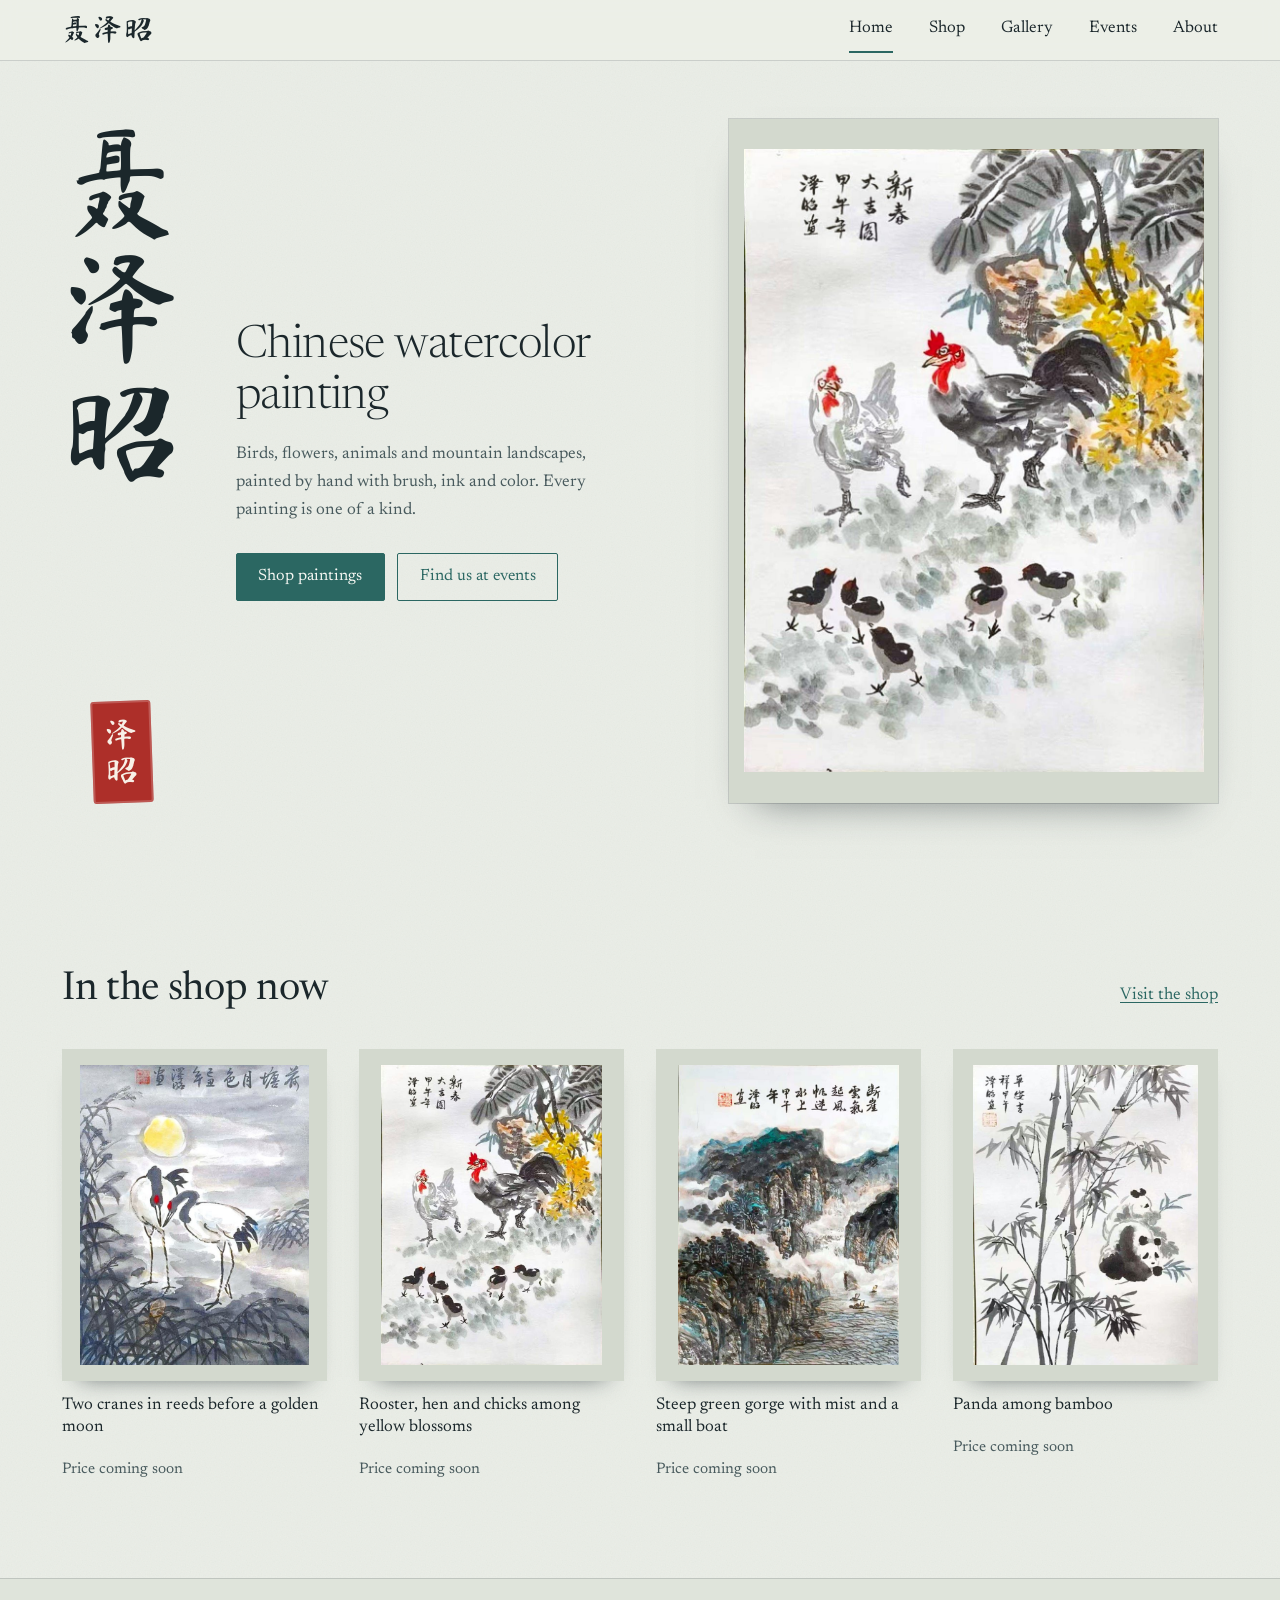
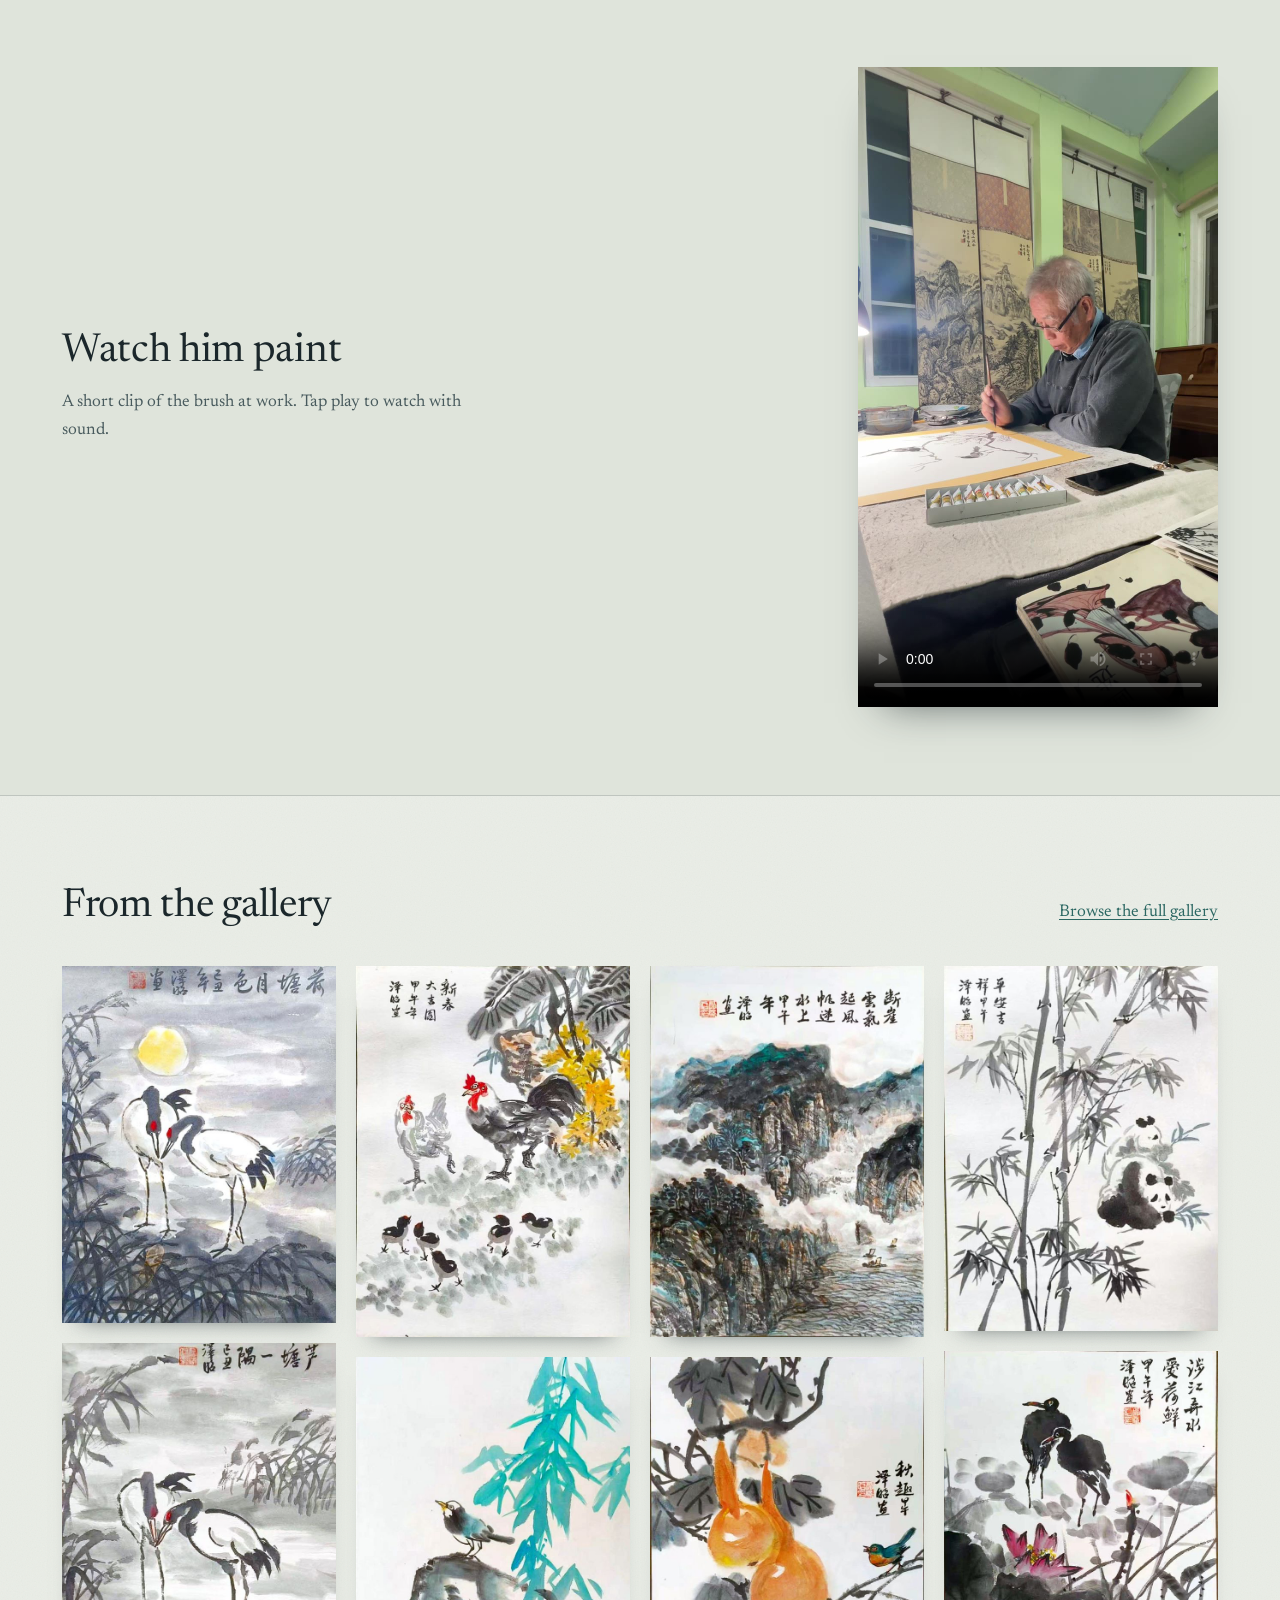
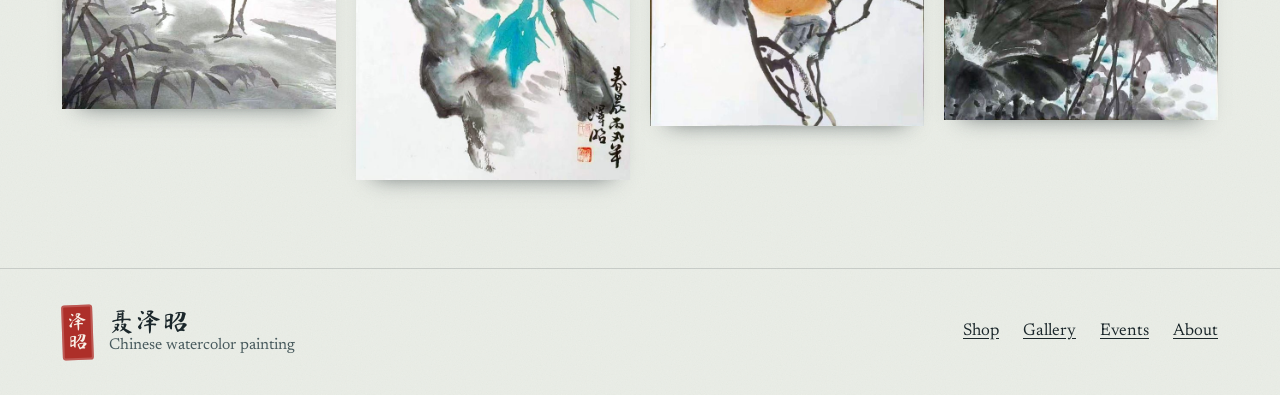
<file: index.html>
<!doctype html>
<html lang="en">
<head>
<meta charset="utf-8">
<meta name="viewport" content="width=device-width, initial-scale=1, viewport-fit=cover">
<title>聂泽昭 – Chinese watercolor painting</title>
<meta name="description" content="Original Chinese watercolor paintings by 聂泽昭 (Nie Zezhao): birds, flowers, animals and landscapes, painted by hand. New paintings every week, shipped within the US.">
<meta name="theme-color" content="#ecefe8">
<meta property="og:type" content="website">
<meta property="og:title" content="聂泽昭 – Chinese watercolor painting">
<meta property="og:description" content="Original Chinese watercolor paintings by 聂泽昭 (Nie Zezhao): birds, flowers, animals and landscapes, painted by hand. New paintings every week, shipped within the US.">
<link rel="icon" href="favicon.svg" type="image/svg+xml">
<link rel="apple-touch-icon" href="apple-touch-icon.png">
<link rel="preconnect" href="https://fonts.googleapis.com">
<link rel="preconnect" href="https://fonts.gstatic.com" crossorigin>
<link rel="stylesheet" href="https://fonts.googleapis.com/css2?family=Newsreader:ital,opsz,wght@0,6..72,300..600;1,6..72,300..600&display=swap">
<link rel="stylesheet" href="https://fonts.googleapis.com/css2?family=Ma+Shan+Zheng&text=%E8%81%82%E6%B3%BD%E6%98%AD%E5%B7%B2%E5%94%AE&display=swap">
<link rel="stylesheet" href="style.css">
</head>
<body>
<a class="skip" href="#main">Skip to content</a>
<header class="site-header">
  <div class="wrap">
    <a class="brand" href="index.html" lang="zh" aria-label="聂泽昭, home">聂泽昭</a>
    <nav class="nav" aria-label="Main">
      <a href="index.html" aria-current="page">Home</a>
      <a href="shop.html">Shop</a>
      <a href="gallery.html">Gallery</a>
      <a href="events.html">Events</a>
      <a href="about.html">About</a>
    </nav>
  </div>
</header>
<main id="main">
  <section class="hero" aria-label="Introduction">
    <div class="wrap">
      <div class="hero-grid">
        <div class="hero-name">
          <h1 class="name-v" lang="zh"><span class="chars" aria-hidden="true"><span>聂</span><span>泽</span><span>昭</span></span><span class="sr">聂泽昭 (Nie Zezhao), Chinese watercolor painting</span></h1>
          <span class="seal seal-lg" lang="zh" aria-hidden="true"><span>泽</span><span>昭</span></span>
        </div>
        <div class="hero-copy">
          <p class="descriptor">Chinese watercolor painting</p>
          <p class="lead">Birds, flowers, animals and mountain landscapes, painted by hand with brush, ink and color. Every painting is one of a kind.</p>
          <div class="actions">
            <a class="btn btn-solid" href="shop.html">Shop paintings</a>
            <a class="btn btn-line" href="events.html">Find us at events</a>
          </div>
        </div>
        <div class="frame">
          <div class="frame-stack">
            <img class="is-on" src="full-2331.jpg" fetchpriority="high" decoding="async" alt="Rooster, hen and chicks among yellow blossoms">
            <img data-src="full-2362.jpg" decoding="async" alt="Two cranes in reeds before a golden moon">
            <img data-src="full-2338.jpg" decoding="async" alt="Steep green gorge with mist and a small boat">
            <img data-src="full-2335.jpg" decoding="async" alt="Golden gourds on a vine with a small blue bird">
            <img data-src="full-2354.jpg" decoding="async" alt="Bird on a rock beneath teal bamboo leaves">
          </div>
        </div>
      </div>
    </div>
  </section>

  <section class="band" aria-labelledby="new-h">
    <div class="wrap">
      <div class="section-head">
        <h2 id="new-h">In the shop now</h2>
        <a href="shop.html">Visit the shop</a>
      </div>
      <div class="product-grid" id="new-grid" data-lightbox></div>
    </div>
  </section>

  <section class="band band-deep" aria-labelledby="watch-h">
    <div class="wrap watch">
      <div>
        <h2 id="watch-h">Watch him paint</h2>
        <p>A short clip of the brush at work. Tap play to watch with sound.</p>
      </div>
      <div class="video-frame">
        <video controls playsinline preload="metadata" poster="poster.jpg">
          <source src="painting.mp4" type="video/mp4">
          Your browser can't play this video.
        </video>
      </div>
    </div>
  </section>

  <section class="band" aria-labelledby="sel-h">
    <div class="wrap">
      <div class="section-head">
        <h2 id="sel-h">From the gallery</h2>
        <a href="gallery.html">Browse the full gallery</a>
      </div>
      <div class="masonry" data-cols="2,3,4" data-lightbox>
        <figure class="art"><a href="full-2362.jpg"><img src="thumb-2362.jpg" width="640" height="834" loading="lazy" decoding="async" alt="Two cranes in reeds before a golden moon"></a></figure>
        <figure class="art"><a href="full-2331.jpg"><img src="thumb-2331.jpg" width="640" height="867" loading="lazy" decoding="async" alt="Rooster, hen and chicks among yellow blossoms"></a></figure>
        <figure class="art"><a href="full-2338.jpg"><img src="thumb-2338.jpg" width="640" height="866" loading="lazy" decoding="async" alt="Steep green gorge with mist and a small boat"></a></figure>
        <figure class="art"><a href="full-2330.jpg"><img src="thumb-2330.jpg" width="640" height="853" loading="lazy" decoding="async" alt="Panda among bamboo"></a></figure>
        <figure class="art"><a href="full-2342.jpg"><img src="thumb-2342.jpg" width="640" height="853" loading="lazy" decoding="async" alt="Two red-crowned cranes standing among reeds"></a></figure>
        <figure class="art"><a href="full-2349.jpg"><img src="thumb-2349.jpg" width="640" height="861" loading="lazy" decoding="async" alt="Two herons among lotus flowers"></a></figure>
        <figure class="art"><a href="full-2335.jpg"><img src="thumb-2335.jpg" width="640" height="861" loading="lazy" decoding="async" alt="Golden gourds on a vine with a small blue bird"></a></figure>
        <figure class="art"><a href="full-2354.jpg"><img src="thumb-2354.jpg" width="640" height="986" loading="lazy" decoding="async" alt="Bird on a rock beneath teal bamboo leaves"></a></figure>
      </div>
    </div>
  </section>
</main>
<footer class="site-footer">
  <div class="wrap footer-grid">
    <div class="footer-id">
      <span class="seal seal-sm" lang="zh" aria-hidden="true"><span>泽</span><span>昭</span></span>
      <p><strong lang="zh">聂泽昭</strong>Chinese watercolor painting</p>
    </div>
    <nav class="footer-nav" aria-label="Footer">
      <a href="shop.html">Shop</a>
      <a href="gallery.html">Gallery</a>
      <a href="events.html">Events</a>
      <a href="about.html">About</a>
    </nav>
    <p class="footer-note" data-site="charity" hidden></p>
  </div>
</footer>
<script src="site-config.js"></script>
<script src="shop-data.js"></script>
<script src="main.js"></script>
</body>
</html>
</file>
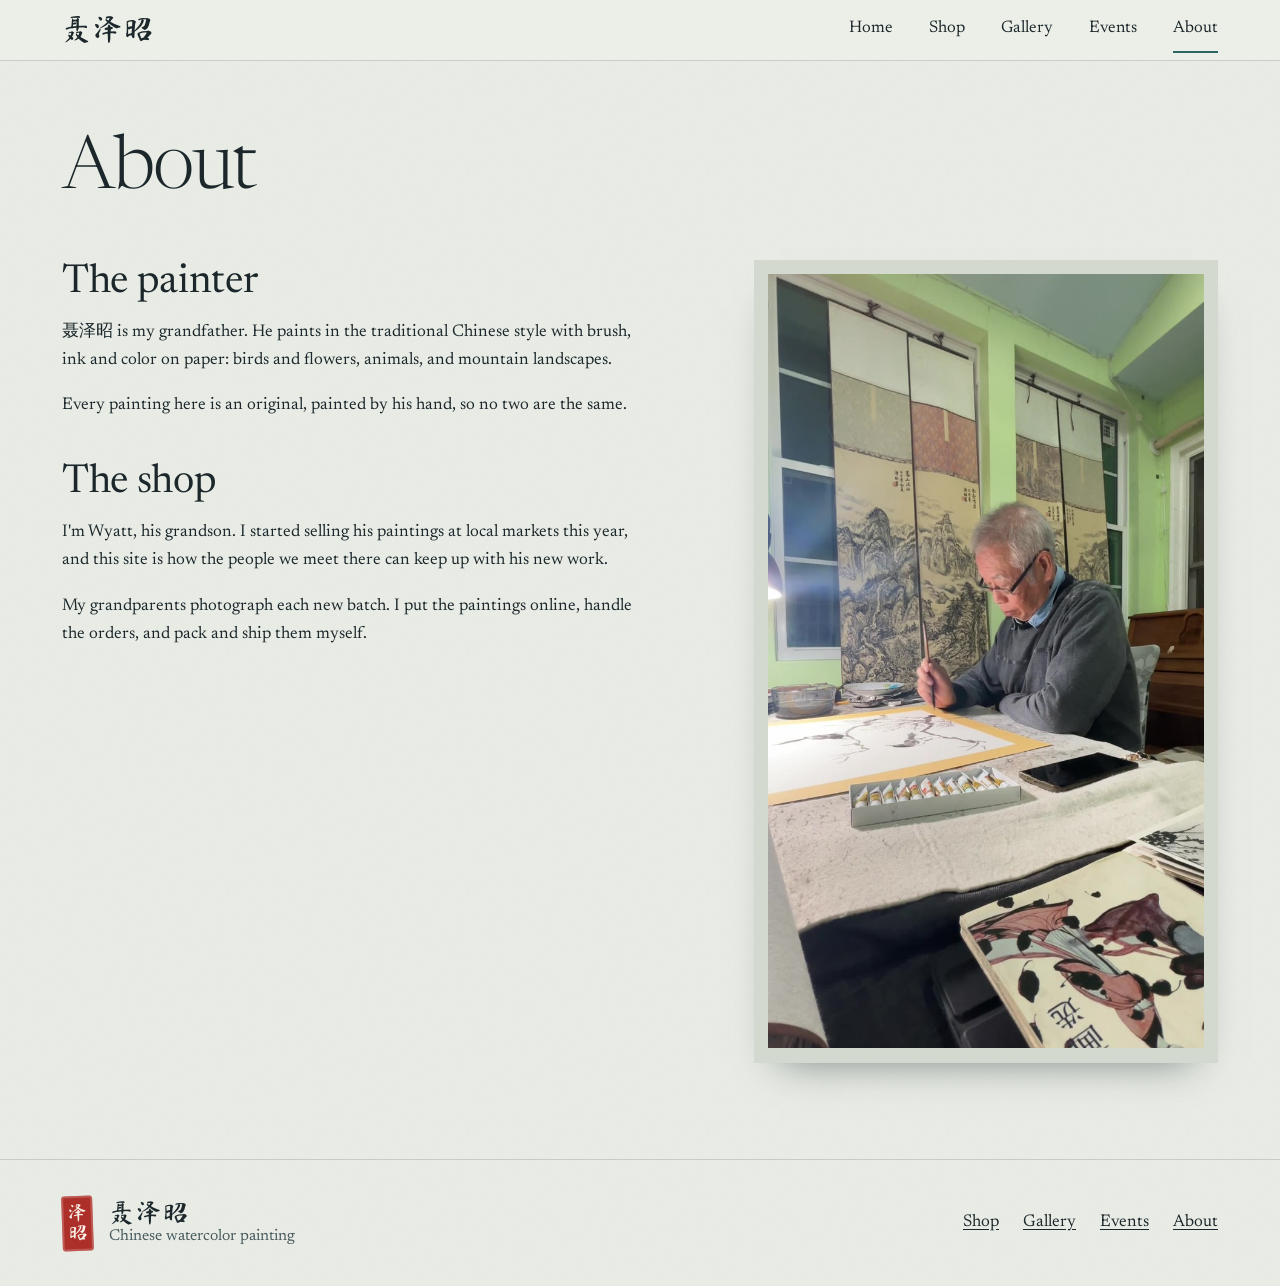
<file: about.html>
<!doctype html>
<html lang="en">
<head>
<meta charset="utf-8">
<meta name="viewport" content="width=device-width, initial-scale=1, viewport-fit=cover">
<title>About – 聂泽昭</title>
<meta name="description" content="The story behind the paintings: 聂泽昭 paints in the traditional Chinese style, and his grandson runs the shop.">
<meta name="theme-color" content="#ecefe8">
<meta property="og:type" content="website">
<meta property="og:title" content="About – 聂泽昭">
<meta property="og:description" content="The story behind the paintings: 聂泽昭 paints in the traditional Chinese style, and his grandson runs the shop.">
<link rel="icon" href="favicon.svg" type="image/svg+xml">
<link rel="apple-touch-icon" href="apple-touch-icon.png">
<link rel="preconnect" href="https://fonts.googleapis.com">
<link rel="preconnect" href="https://fonts.gstatic.com" crossorigin>
<link rel="stylesheet" href="https://fonts.googleapis.com/css2?family=Newsreader:ital,opsz,wght@0,6..72,300..600;1,6..72,300..600&display=swap">
<link rel="stylesheet" href="https://fonts.googleapis.com/css2?family=Ma+Shan+Zheng&text=%E8%81%82%E6%B3%BD%E6%98%AD%E5%B7%B2%E5%94%AE&display=swap">
<link rel="stylesheet" href="style.css">
</head>
<body>
<a class="skip" href="#main">Skip to content</a>
<header class="site-header">
  <div class="wrap">
    <a class="brand" href="index.html" lang="zh" aria-label="聂泽昭, home">聂泽昭</a>
    <nav class="nav" aria-label="Main">
      <a href="index.html">Home</a>
      <a href="shop.html">Shop</a>
      <a href="gallery.html">Gallery</a>
      <a href="events.html">Events</a>
      <a href="about.html" aria-current="page">About</a>
    </nav>
  </div>
</header>
<main id="main">
  <div class="wrap page-head">
    <h1 class="page-title">About</h1>
  </div>
  <div class="wrap events-body">
    <div class="about-grid">
      <div class="prose">
        <h2>The painter</h2>
        <p><span lang="zh">聂泽昭</span> is my grandfather. He paints in the traditional Chinese style with brush, ink and color on paper: birds and flowers, animals, and mountain landscapes.</p>
        <p>Every painting here is an original, painted by his hand, so no two are the same.</p>
        <h2>The shop</h2>
        <p>I'm Wyatt, his grandson. I started selling his paintings at local markets this year, and this site is how the people we meet there can keep up with his new work.</p>
        <p>My grandparents photograph each new batch. I put the paintings online, handle the orders, and pack and ship them myself.</p>
        <div data-site="charity-block" hidden>
          <h2>Giving back</h2>
          <div class="charity-box"><p data-site="charity" hidden></p></div>
        </div>
        <p data-site="contact" hidden></p>
      </div>
      <figure class="about-art" style="margin:0">
        <img src="poster.jpg" width="720" height="1280" alt="聂泽昭 painting at his table">
      </figure>
    </div>
  </div>
</main>
<footer class="site-footer">
  <div class="wrap footer-grid">
    <div class="footer-id">
      <span class="seal seal-sm" lang="zh" aria-hidden="true"><span>泽</span><span>昭</span></span>
      <p><strong lang="zh">聂泽昭</strong>Chinese watercolor painting</p>
    </div>
    <nav class="footer-nav" aria-label="Footer">
      <a href="shop.html">Shop</a>
      <a href="gallery.html">Gallery</a>
      <a href="events.html">Events</a>
      <a href="about.html">About</a>
    </nav>
    <p class="footer-note" data-site="charity" hidden></p>
  </div>
</footer>
<script src="site-config.js"></script>
<script src="main.js"></script>
</body>
</html>
</file>
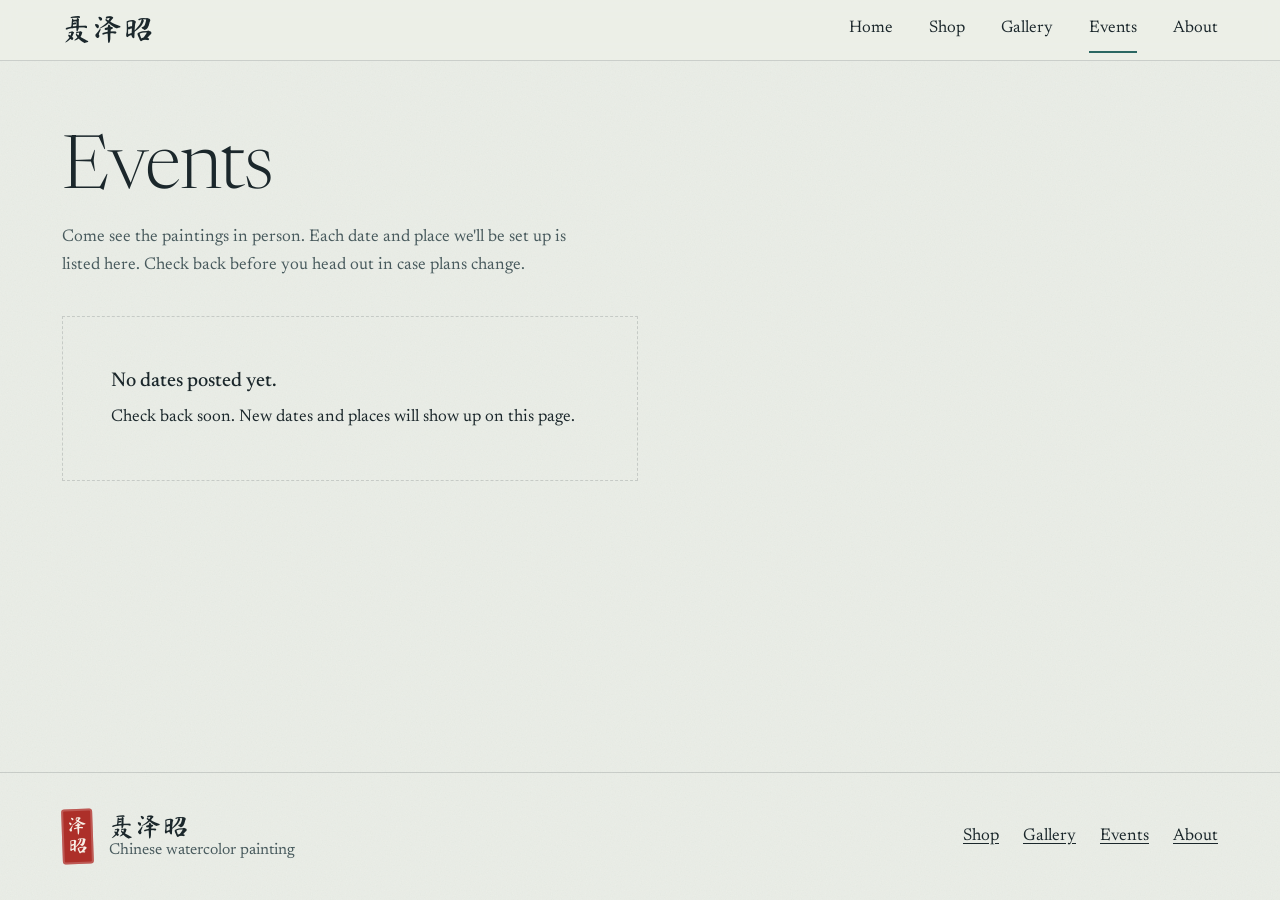
<file: events.html>
<!doctype html>
<html lang="en">
<head>
<meta charset="utf-8">
<meta name="viewport" content="width=device-width, initial-scale=1, viewport-fit=cover">
<title>Events – 聂泽昭</title>
<meta name="description" content="Where to meet 聂泽昭 and see the paintings in person: dates and places for upcoming events.">
<meta name="theme-color" content="#ecefe8">
<meta property="og:type" content="website">
<meta property="og:title" content="Events – 聂泽昭">
<meta property="og:description" content="Where to meet 聂泽昭 and see the paintings in person: dates and places for upcoming events.">
<link rel="icon" href="favicon.svg" type="image/svg+xml">
<link rel="apple-touch-icon" href="apple-touch-icon.png">
<link rel="preconnect" href="https://fonts.googleapis.com">
<link rel="preconnect" href="https://fonts.gstatic.com" crossorigin>
<link rel="stylesheet" href="https://fonts.googleapis.com/css2?family=Newsreader:ital,opsz,wght@0,6..72,300..600;1,6..72,300..600&display=swap">
<link rel="stylesheet" href="https://fonts.googleapis.com/css2?family=Ma+Shan+Zheng&text=%E8%81%82%E6%B3%BD%E6%98%AD%E5%B7%B2%E5%94%AE&display=swap">
<link rel="stylesheet" href="style.css">
</head>
<body>
<a class="skip" href="#main">Skip to content</a>
<header class="site-header">
  <div class="wrap">
    <a class="brand" href="index.html" lang="zh" aria-label="聂泽昭, home">聂泽昭</a>
    <nav class="nav" aria-label="Main">
      <a href="index.html">Home</a>
      <a href="shop.html">Shop</a>
      <a href="gallery.html">Gallery</a>
      <a href="events.html" aria-current="page">Events</a>
      <a href="about.html">About</a>
    </nav>
  </div>
</header>
<main id="main">
  <div class="wrap page-head">
    <h1 class="page-title">Events</h1>
    <p class="page-intro">Come see the paintings in person. Each date and place we'll be set up is listed here. Check back before you head out in case plans change.</p>
  </div>
  <div class="wrap events-body">
    <div id="events-holder">
      <ol class="events" id="events"></ol>
    </div>
  </div>
</main>
<footer class="site-footer">
  <div class="wrap footer-grid">
    <div class="footer-id">
      <span class="seal seal-sm" lang="zh" aria-hidden="true"><span>泽</span><span>昭</span></span>
      <p><strong lang="zh">聂泽昭</strong>Chinese watercolor painting</p>
    </div>
    <nav class="footer-nav" aria-label="Footer">
      <a href="shop.html">Shop</a>
      <a href="gallery.html">Gallery</a>
      <a href="events.html">Events</a>
      <a href="about.html">About</a>
    </nav>
    <p class="footer-note" data-site="charity" hidden></p>
  </div>
</footer>
<script src="site-config.js"></script>
<script src="events-data.js"></script>
<script src="main.js"></script>
</body>
</html>
</file>
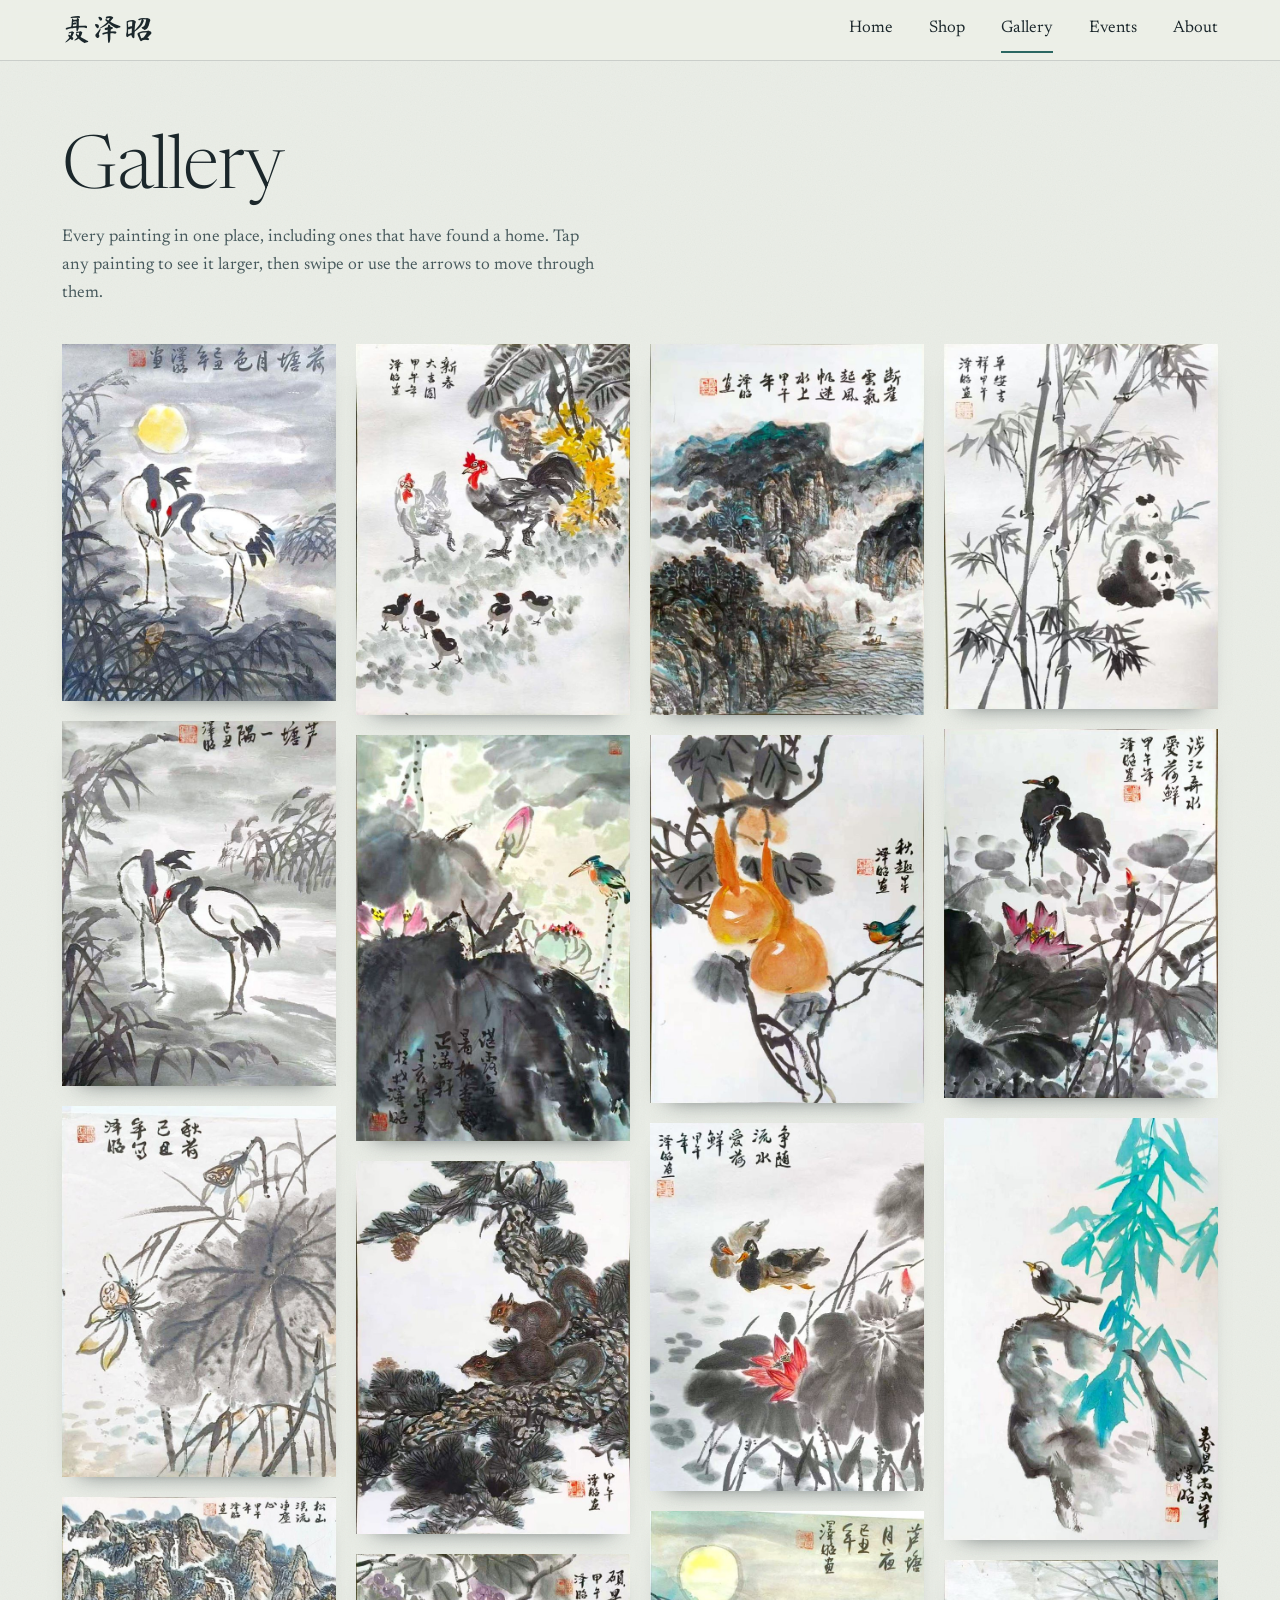
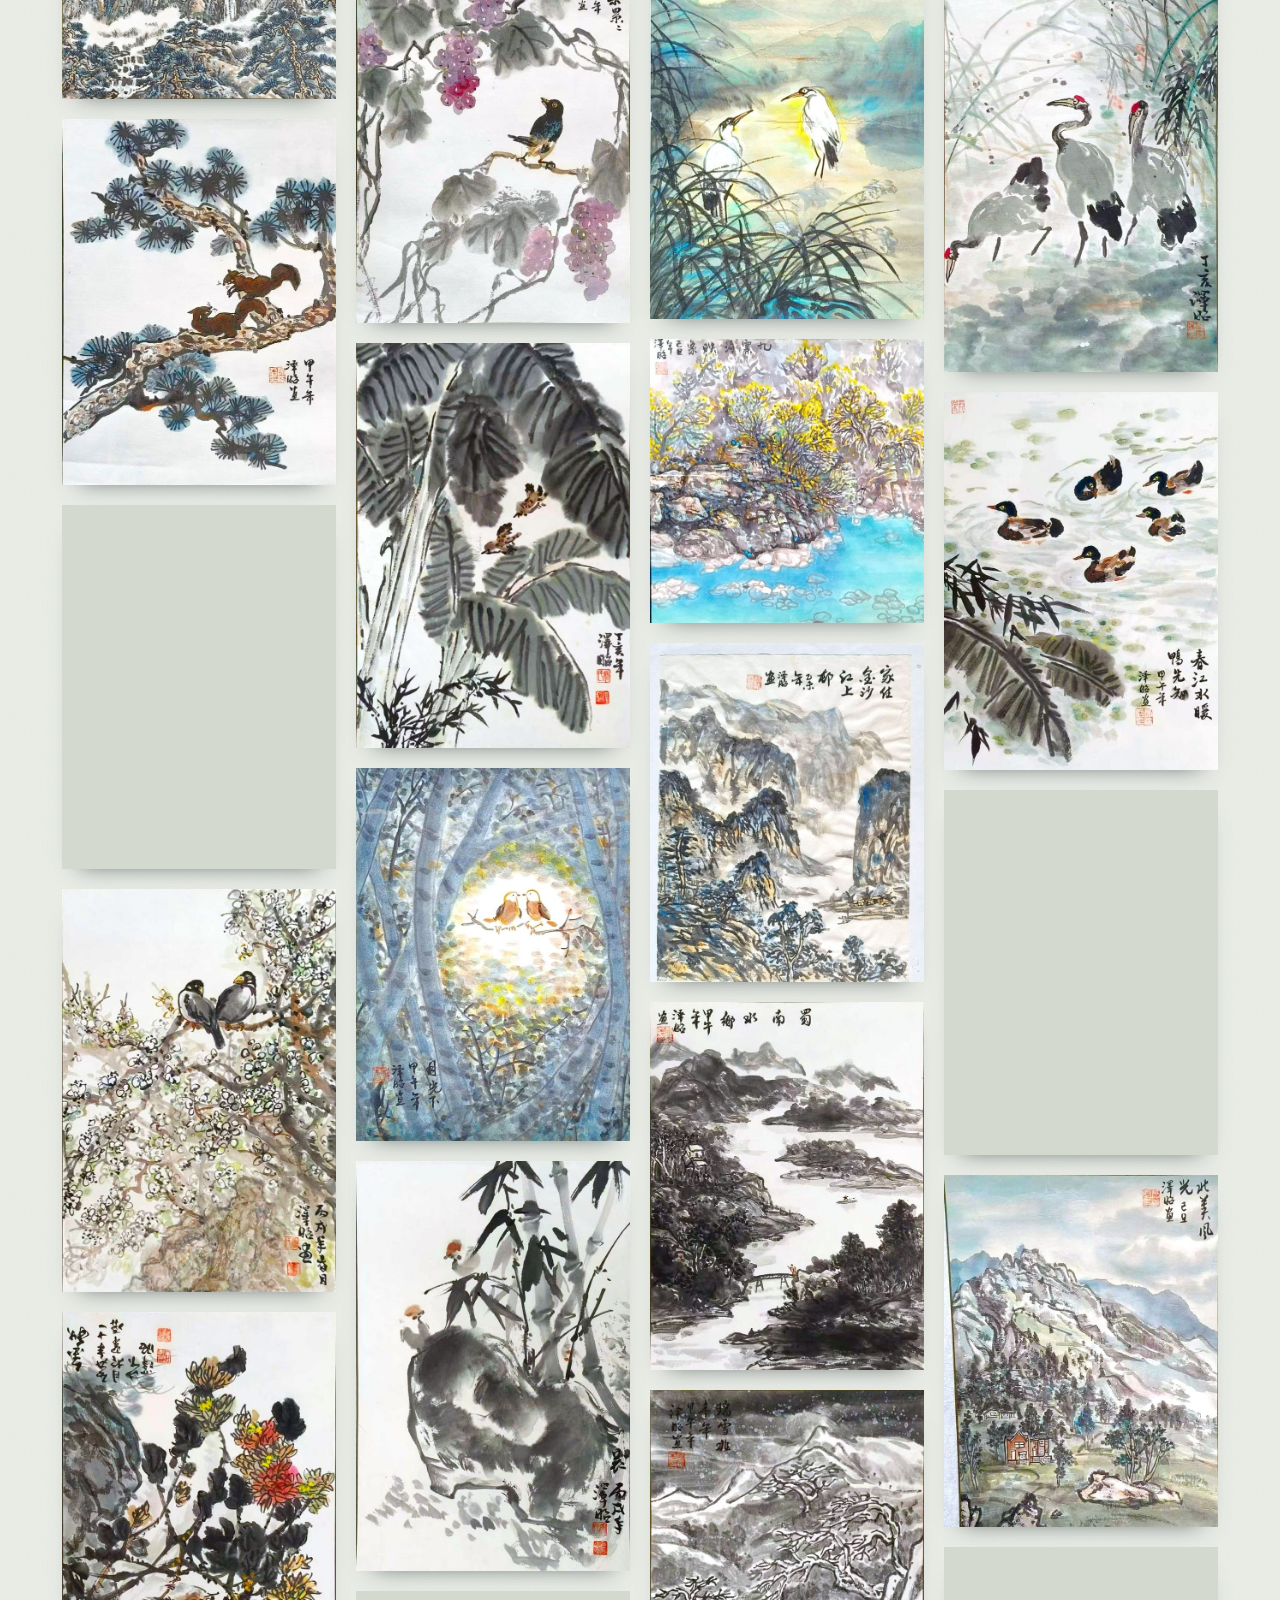
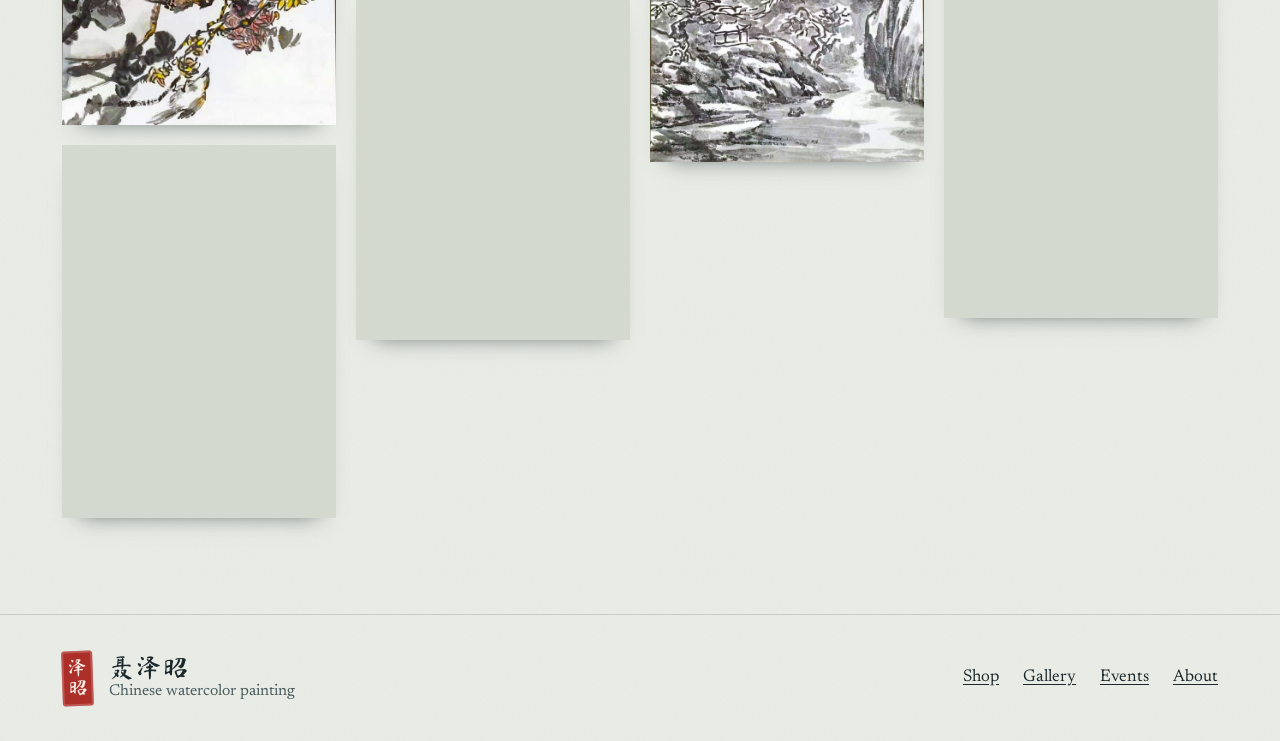
<file: gallery.html>
<!doctype html>
<html lang="en">
<head>
<meta charset="utf-8">
<meta name="viewport" content="width=device-width, initial-scale=1, viewport-fit=cover">
<title>Gallery – 聂泽昭</title>
<meta name="description" content="Every Chinese watercolor painting by 聂泽昭 in one place. Tap any painting to see it larger.">
<meta name="theme-color" content="#ecefe8">
<meta property="og:type" content="website">
<meta property="og:title" content="Gallery – 聂泽昭">
<meta property="og:description" content="Every Chinese watercolor painting by 聂泽昭 in one place. Tap any painting to see it larger.">
<link rel="icon" href="favicon.svg" type="image/svg+xml">
<link rel="apple-touch-icon" href="apple-touch-icon.png">
<link rel="preconnect" href="https://fonts.googleapis.com">
<link rel="preconnect" href="https://fonts.gstatic.com" crossorigin>
<link rel="stylesheet" href="https://fonts.googleapis.com/css2?family=Newsreader:ital,opsz,wght@0,6..72,300..600;1,6..72,300..600&display=swap">
<link rel="stylesheet" href="https://fonts.googleapis.com/css2?family=Ma+Shan+Zheng&text=%E8%81%82%E6%B3%BD%E6%98%AD%E5%B7%B2%E5%94%AE&display=swap">
<link rel="stylesheet" href="style.css">
</head>
<body>
<a class="skip" href="#main">Skip to content</a>
<header class="site-header">
  <div class="wrap">
    <a class="brand" href="index.html" lang="zh" aria-label="聂泽昭, home">聂泽昭</a>
    <nav class="nav" aria-label="Main">
      <a href="index.html">Home</a>
      <a href="shop.html">Shop</a>
      <a href="gallery.html" aria-current="page">Gallery</a>
      <a href="events.html">Events</a>
      <a href="about.html">About</a>
    </nav>
  </div>
</header>
<main id="main">
  <div class="wrap page-head">
    <h1 class="page-title">Gallery</h1>
    <p class="page-intro">Every painting in one place, including ones that have found a home. Tap any painting to see it larger, then swipe or use the arrows to move through them.</p>
  </div>
  <div class="wrap gallery-body">
    <div class="masonry" data-cols="2,3,4" data-lightbox>
      <figure class="art"><a href="full-2362.jpg"><img src="thumb-2362.jpg" width="640" height="834" loading="lazy" decoding="async" alt="Two cranes in reeds before a golden moon"></a></figure>
      <figure class="art"><a href="full-2331.jpg"><img src="thumb-2331.jpg" width="640" height="867" loading="lazy" decoding="async" alt="Rooster, hen and chicks among yellow blossoms"></a></figure>
      <figure class="art"><a href="full-2338.jpg"><img src="thumb-2338.jpg" width="640" height="866" loading="lazy" decoding="async" alt="Steep green gorge with mist and a small boat"></a></figure>
      <figure class="art"><a href="full-2330.jpg"><img src="thumb-2330.jpg" width="640" height="853" loading="lazy" decoding="async" alt="Panda among bamboo"></a></figure>
      <figure class="art"><a href="full-2342.jpg"><img src="thumb-2342.jpg" width="640" height="853" loading="lazy" decoding="async" alt="Two red-crowned cranes standing among reeds"></a></figure>
      <figure class="art"><a href="full-2349.jpg"><img src="thumb-2349.jpg" width="640" height="861" loading="lazy" decoding="async" alt="Two herons among lotus flowers"></a></figure>
      <figure class="art"><a href="full-2335.jpg"><img src="thumb-2335.jpg" width="640" height="861" loading="lazy" decoding="async" alt="Golden gourds on a vine with a small blue bird"></a></figure>
      <figure class="art"><a href="full-2333.jpg"><img src="thumb-2333.jpg" width="640" height="947" loading="lazy" decoding="async" alt="Kingfisher over lotus flowers and dark rocks"></a></figure>
      <figure class="art"><a href="full-2360.jpg"><img src="thumb-2360.jpg" width="640" height="865" loading="lazy" decoding="async" alt="Lotus leaf and seed pod in ink"></a></figure>
      <figure class="art"><a href="full-2354.jpg"><img src="thumb-2354.jpg" width="640" height="986" loading="lazy" decoding="async" alt="Bird on a rock beneath teal bamboo leaves"></a></figure>
      <figure class="art"><a href="full-2341.jpg"><img src="thumb-2341.jpg" width="640" height="859" loading="lazy" decoding="async" alt="Ducks beneath large lotus leaves and a red lotus"></a></figure>
      <figure class="art"><a href="full-2347.jpg"><img src="thumb-2347.jpg" width="640" height="871" loading="lazy" decoding="async" alt="Two squirrels in a pine tree"></a></figure>
      <figure class="art"><a href="full-2358.jpg"><img src="thumb-2358.jpg" width="640" height="473" loading="lazy" decoding="async" alt="Pine-covered mountains with a waterfall"></a></figure>
      <figure class="art"><a href="full-2361.jpg"><img src="thumb-2361.jpg" width="640" height="952" loading="lazy" decoding="async" alt="Egrets in reeds under a full moon"></a></figure>
      <figure class="art"><a href="full-2339.jpg"><img src="thumb-2339.jpg" width="640" height="864" loading="lazy" decoding="async" alt="Purple grapes with a bird perched on a branch"></a></figure>
      <figure class="art"><a href="full-2344.jpg"><img src="thumb-2344.jpg" width="640" height="963" loading="lazy" decoding="async" alt="Three cranes among reeds"></a></figure>
      <figure class="art"><a href="full-2332.jpg"><img src="thumb-2332.jpg" width="640" height="855" loading="lazy" decoding="async" alt="Two squirrels on a pine branch"></a></figure>
      <figure class="art"><a href="full-2366.jpg"><img src="thumb-2366.jpg" width="640" height="664" loading="lazy" decoding="async" alt="Yellow autumn trees above turquoise water"></a></figure>
      <figure class="art"><a href="full-2352.jpg"><img src="thumb-2352.jpg" width="640" height="944" loading="lazy" decoding="async" alt="Sparrows among banana leaves"></a></figure>
      <figure class="art"><a href="full-2348.jpg"><img src="thumb-2348.jpg" width="640" height="883" loading="lazy" decoding="async" alt="Ducks swimming among bamboo and leaves"></a></figure>
      <figure class="art"><a href="full-2340.jpg"><img src="thumb-2340.jpg" width="640" height="850" loading="lazy" decoding="async" alt="Mandarin duck swimming near pink lotus flowers"></a></figure>
      <figure class="art"><a href="full-2355.jpg"><img src="thumb-2355.jpg" width="640" height="792" loading="lazy" decoding="async" alt="Mountain river landscape with a village"></a></figure>
      <figure class="art"><a href="full-2363.jpg"><img src="thumb-2363.jpg" width="640" height="873" loading="lazy" decoding="async" alt="Two birds in a glowing nest inside a hollow tree"></a></figure>
      <figure class="art"><a href="full-2336.jpg"><img src="thumb-2336.jpg" width="640" height="852" loading="lazy" decoding="async" alt="Grapes and a bird on a vine, with a monkey below"></a></figure>
      <figure class="art"><a href="full-2345.jpg"><img src="thumb-2345.jpg" width="640" height="941" loading="lazy" decoding="async" alt="Two birds on a blossoming branch"></a></figure>
      <figure class="art"><a href="full-2350.jpg"><img src="thumb-2350.jpg" width="640" height="859" loading="lazy" decoding="async" alt="River landscape with a bridge and mountains"></a></figure>
      <figure class="art"><a href="full-2351.jpg"><img src="thumb-2351.jpg" width="640" height="958" loading="lazy" decoding="async" alt="Bird on a large rock with bamboo"></a></figure>
      <figure class="art"><a href="full-2343.jpg"><img src="thumb-2343.jpg" width="640" height="823" loading="lazy" decoding="async" alt="Green mountain valley with a small house"></a></figure>
      <figure class="art"><a href="full-2346.jpg"><img src="thumb-2346.jpg" width="640" height="964" loading="lazy" decoding="async" alt="Autumn chrysanthemums and rock"></a></figure>
      <figure class="art"><a href="full-2353.jpg"><img src="thumb-2353.jpg" width="640" height="870" loading="lazy" decoding="async" alt="Snow-covered trees along a mountain stream"></a></figure>
      <figure class="art"><a href="full-2334.jpg"><img src="thumb-2334.jpg" width="640" height="865" loading="lazy" decoding="async" alt="Misty lake with small islands and trees"></a></figure>
      <figure class="art"><a href="full-2337.jpg"><img src="thumb-2337.jpg" width="640" height="815" loading="lazy" decoding="async" alt="Snowy mountain village in a valley"></a></figure>
      <figure class="art"><a href="full-2367.jpg"><img src="thumb-2367.jpg" width="640" height="871" loading="lazy" decoding="async" alt="Black swan and white swan with lotus flowers"></a></figure>
    </div>
  </div>
</main>
<footer class="site-footer">
  <div class="wrap footer-grid">
    <div class="footer-id">
      <span class="seal seal-sm" lang="zh" aria-hidden="true"><span>泽</span><span>昭</span></span>
      <p><strong lang="zh">聂泽昭</strong>Chinese watercolor painting</p>
    </div>
    <nav class="footer-nav" aria-label="Footer">
      <a href="shop.html">Shop</a>
      <a href="gallery.html">Gallery</a>
      <a href="events.html">Events</a>
      <a href="about.html">About</a>
    </nav>
    <p class="footer-note" data-site="charity" hidden></p>
  </div>
</footer>
<script src="site-config.js"></script>
<script src="main.js"></script>
</body>
</html>
</file>
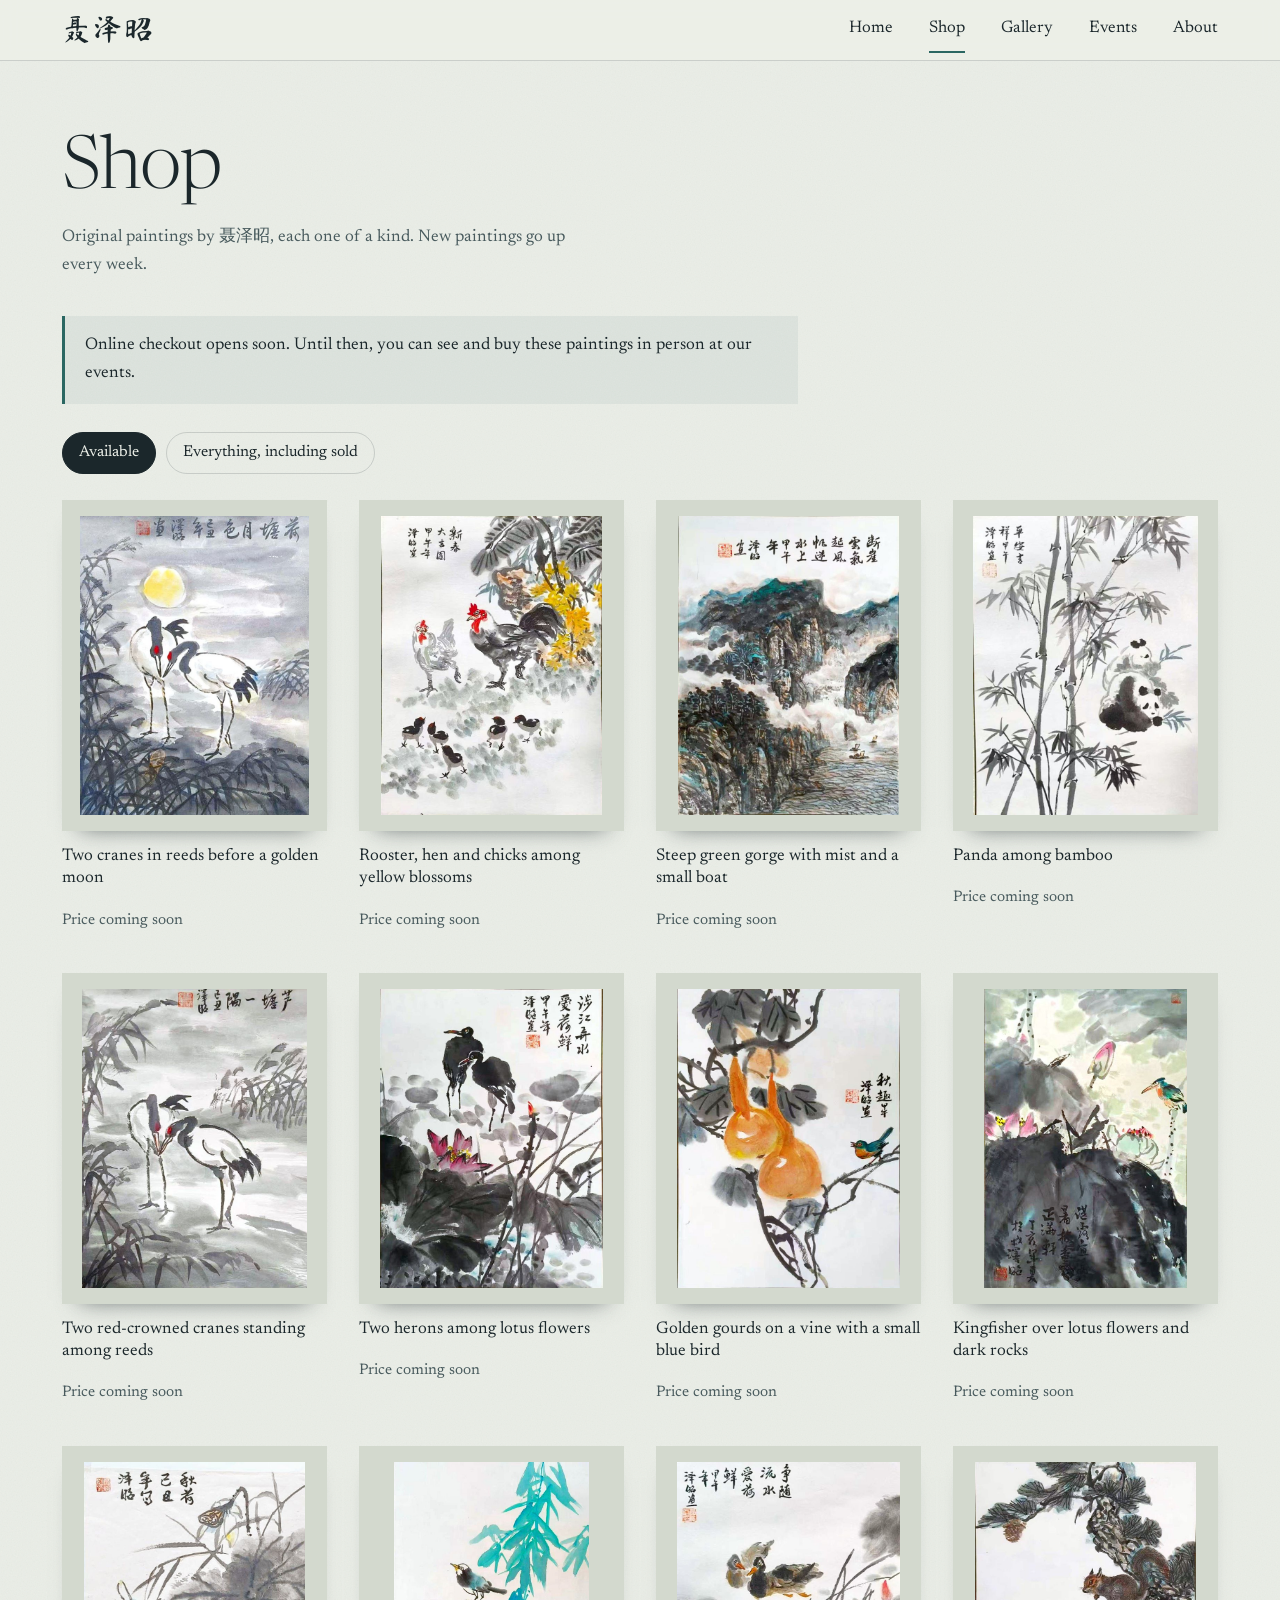
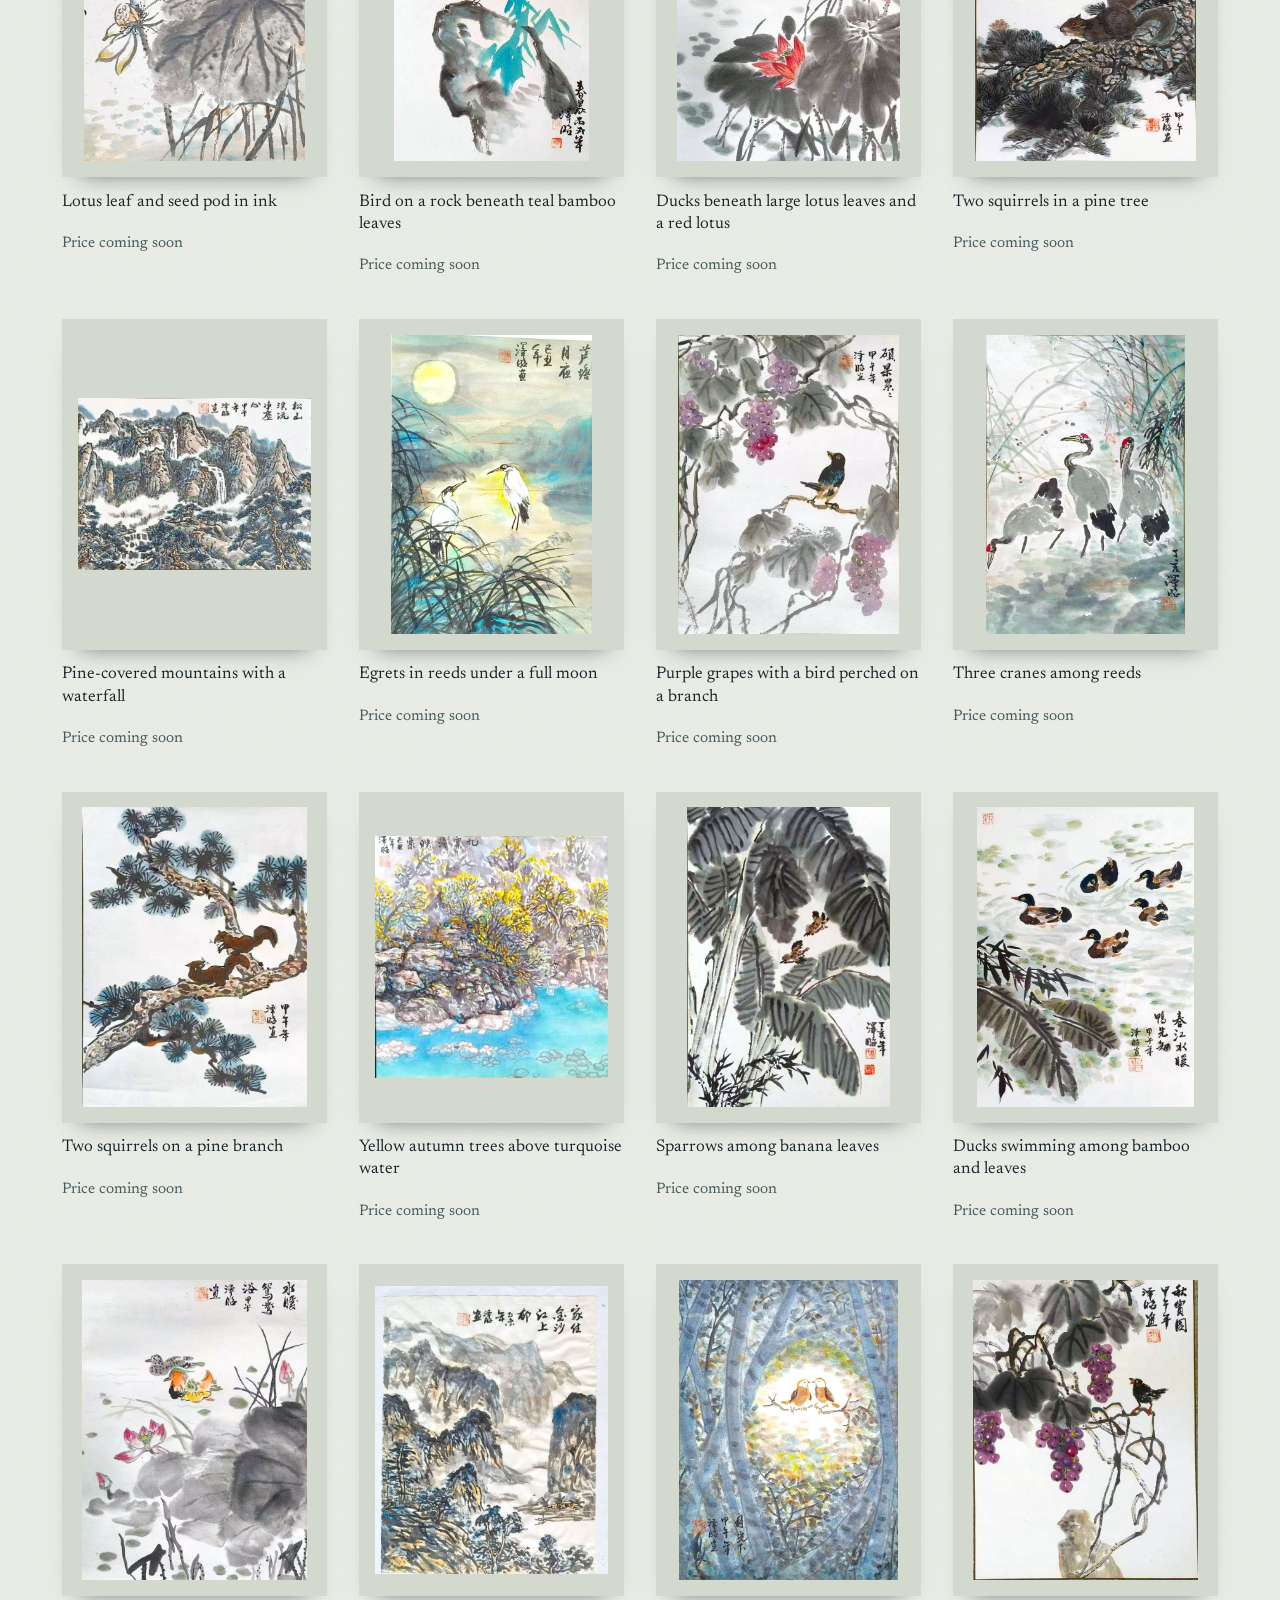
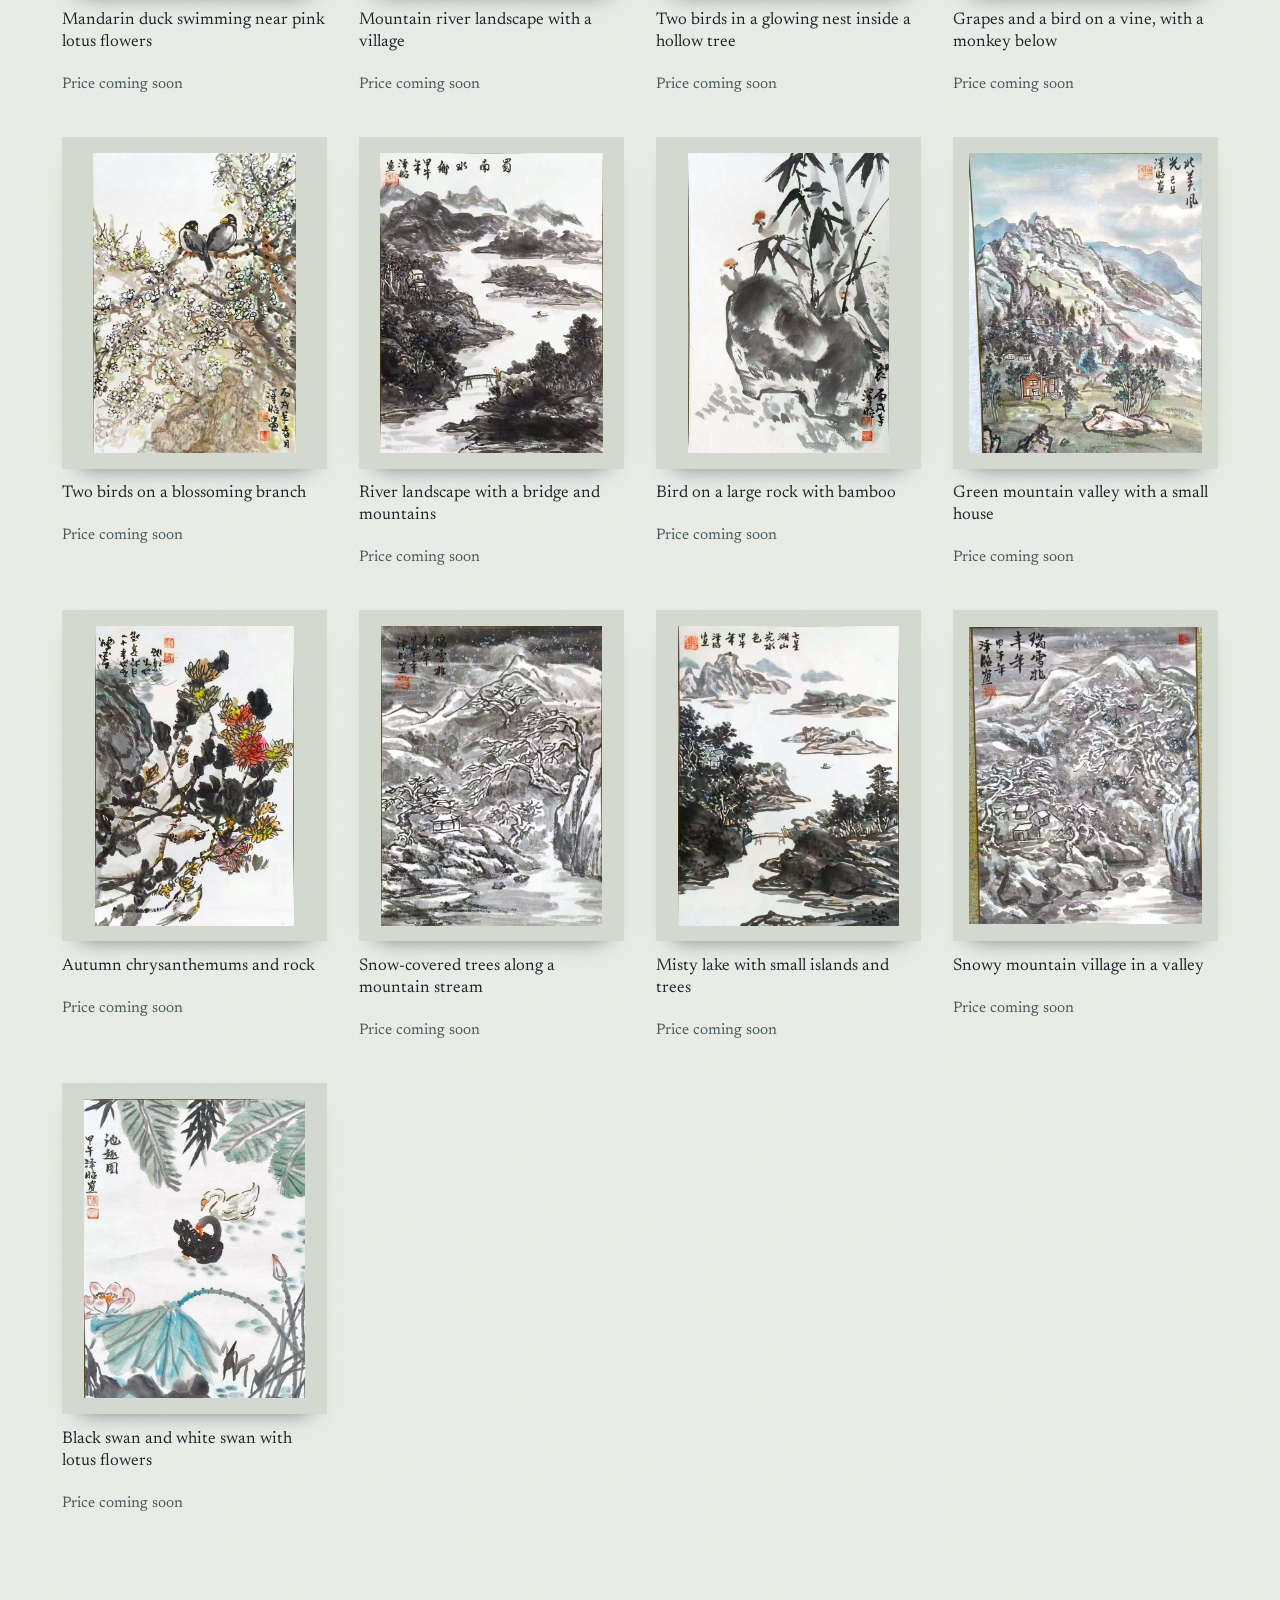
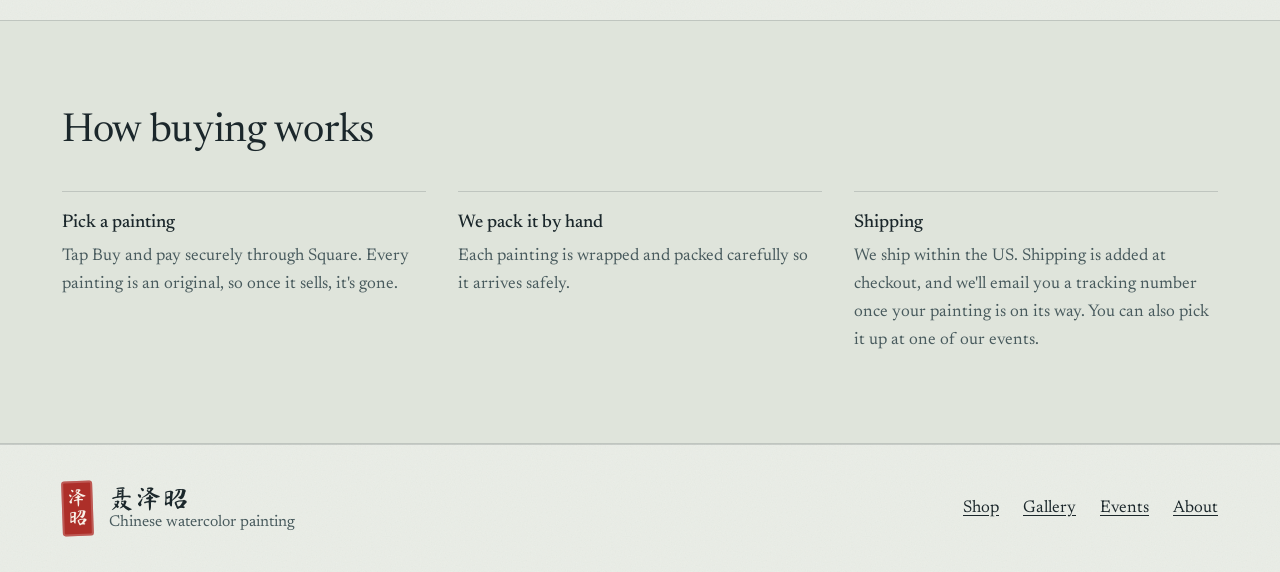
<file: shop.html>
<!doctype html>
<html lang="en">
<head>
<meta charset="utf-8">
<meta name="viewport" content="width=device-width, initial-scale=1, viewport-fit=cover">
<title>Shop – 聂泽昭</title>
<meta name="description" content="Buy original Chinese watercolor paintings by 聂泽昭. New paintings every week, shipped within the US.">
<meta name="theme-color" content="#ecefe8">
<meta property="og:type" content="website">
<meta property="og:title" content="Shop – 聂泽昭">
<meta property="og:description" content="Buy original Chinese watercolor paintings by 聂泽昭. New paintings every week, shipped within the US.">
<link rel="icon" href="favicon.svg" type="image/svg+xml">
<link rel="apple-touch-icon" href="apple-touch-icon.png">
<link rel="preconnect" href="https://fonts.googleapis.com">
<link rel="preconnect" href="https://fonts.gstatic.com" crossorigin>
<link rel="stylesheet" href="https://fonts.googleapis.com/css2?family=Newsreader:ital,opsz,wght@0,6..72,300..600;1,6..72,300..600&display=swap">
<link rel="stylesheet" href="https://fonts.googleapis.com/css2?family=Ma+Shan+Zheng&text=%E8%81%82%E6%B3%BD%E6%98%AD%E5%B7%B2%E5%94%AE&display=swap">
<link rel="stylesheet" href="style.css">
</head>
<body>
<a class="skip" href="#main">Skip to content</a>
<header class="site-header">
  <div class="wrap">
    <a class="brand" href="index.html" lang="zh" aria-label="聂泽昭, home">聂泽昭</a>
    <nav class="nav" aria-label="Main">
      <a href="index.html">Home</a>
      <a href="shop.html" aria-current="page">Shop</a>
      <a href="gallery.html">Gallery</a>
      <a href="events.html">Events</a>
      <a href="about.html">About</a>
    </nav>
  </div>
</header>
<main id="main">
  <div class="wrap page-head">
    <h1 class="page-title">Shop</h1>
    <p class="page-intro">Original paintings by <span lang="zh">聂泽昭</span>, each one of a kind. New paintings go up every week.</p>
  </div>
  <div class="wrap gallery-body">
    <div class="notice" data-site="shop-closed" hidden><p>Online checkout opens soon. Until then, you can see and buy these paintings in person at our events.</p></div>
    <p class="notice" data-site="charity" hidden></p>
    <div class="shop-tools" role="group" aria-label="Filter paintings">
      <button type="button" class="chip" data-filter="available" aria-pressed="true">Available</button>
      <button type="button" class="chip" data-filter="all" aria-pressed="false">Everything, including sold</button>
      <span class="sr" id="shop-count" aria-live="polite"></span>
    </div>
    <div class="product-grid" id="shop-grid" data-lightbox></div>
  </div>
  <section class="band band-deep" aria-labelledby="how-h">
    <div class="wrap">
      <div class="section-head"><h2 id="how-h">How buying works</h2></div>
      <ol class="how">
        <li><strong>Pick a painting</strong><p>Tap Buy and pay securely through Square. Every painting is an original, so once it sells, it's gone.</p></li>
        <li><strong>We pack it by hand</strong><p>Each painting is wrapped and packed carefully so it arrives safely.</p></li>
        <li><strong>Shipping</strong><p data-site="delivery">We ship within the US. Shipping is added at checkout, and we'll email you a tracking number once your painting is on its way.</p></li>
      </ol>
      <p data-site="contact" hidden></p>
    </div>
  </section>
</main>
<footer class="site-footer">
  <div class="wrap footer-grid">
    <div class="footer-id">
      <span class="seal seal-sm" lang="zh" aria-hidden="true"><span>泽</span><span>昭</span></span>
      <p><strong lang="zh">聂泽昭</strong>Chinese watercolor painting</p>
    </div>
    <nav class="footer-nav" aria-label="Footer">
      <a href="shop.html">Shop</a>
      <a href="gallery.html">Gallery</a>
      <a href="events.html">Events</a>
      <a href="about.html">About</a>
    </nav>
    <p class="footer-note" data-site="charity" hidden></p>
  </div>
</footer>
<script src="site-config.js"></script>
<script src="shop-data.js"></script>
<script src="main.js"></script>
</body>
</html>
</file>
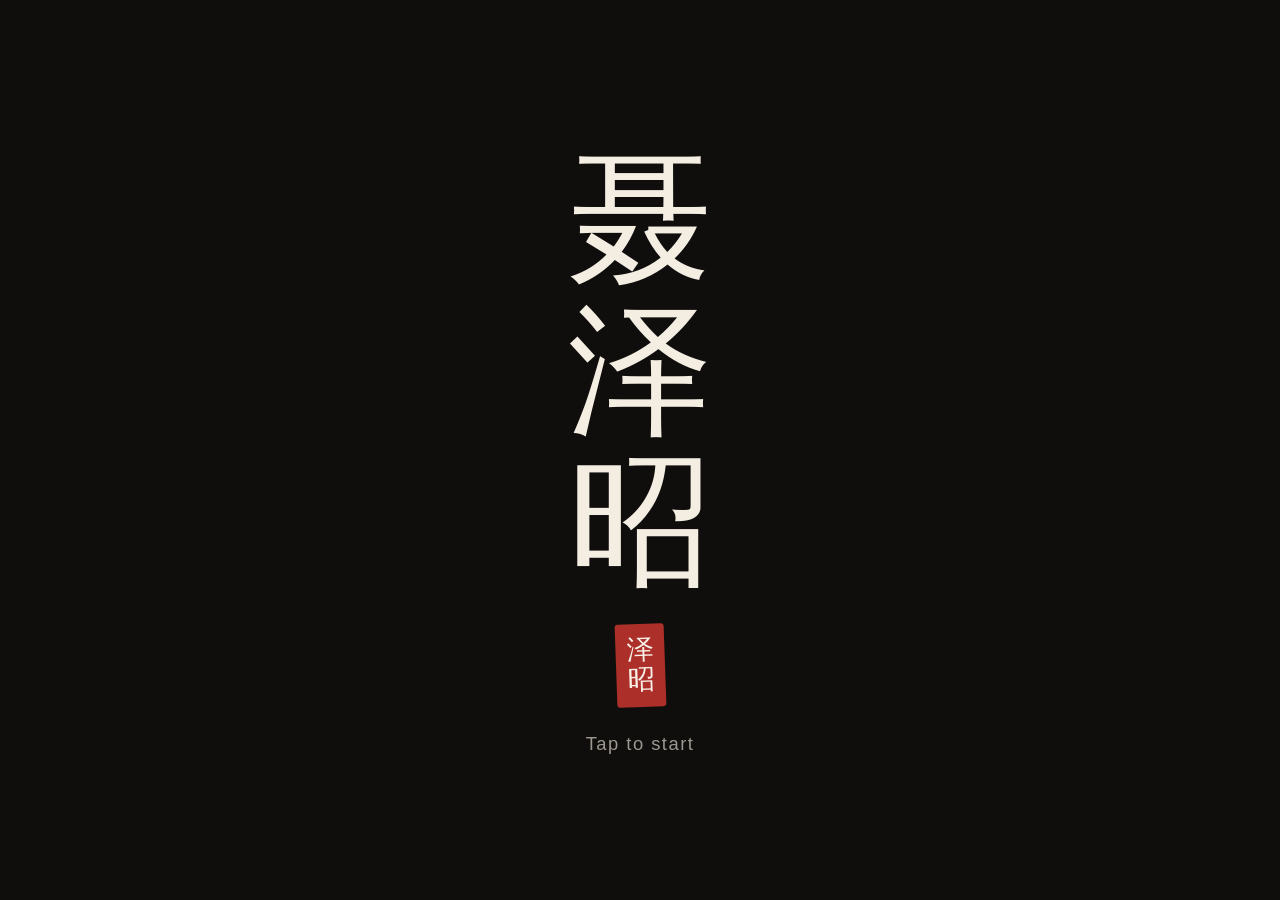
<file: slideshow.html>
<!doctype html>
<html lang="en">
<head>
<meta charset="utf-8">
<meta name="viewport" content="width=device-width, initial-scale=1, viewport-fit=cover, user-scalable=no">
<title>聂泽昭 – slideshow</title>
<meta name="theme-color" content="#0f0e0d">
<meta name="apple-mobile-web-app-capable" content="yes">
<meta name="mobile-web-app-capable" content="yes">
<meta name="apple-mobile-web-app-status-bar-style" content="black-translucent">
<meta name="apple-mobile-web-app-title" content="Paintings">
<link rel="manifest" href="manifest.webmanifest">
<link rel="apple-touch-icon" href="apple-touch-icon.png">
<link rel="icon" href="favicon.svg" type="image/svg+xml">
<meta name="robots" content="noindex">
<style>
:root{box-sizing:border-box;--bg:#0f0e0d;--fg:#f3ede2;--muted:rgba(243,237,226,.62);--chip:rgba(15,14,13,.55);--accent:#c9a96a;--seal:#ad2f29}
*{box-sizing:border-box;-webkit-tap-highlight-color:transparent;-webkit-user-select:none;user-select:none;-webkit-touch-callout:none}
html,body{height:100%;margin:0;background:var(--bg);color:var(--fg);overflow:hidden;overscroll-behavior:none;
  font-family:-apple-system,BlinkMacSystemFont,"Segoe UI","Helvetica Neue",Arial,sans-serif}
.stage{position:fixed;inset:0;touch-action:manipulation}
.layer{position:absolute;inset:0;width:100%;height:100%;object-fit:contain;
  padding:calc(3.5vmin + env(safe-area-inset-top,0px)) 3.5vmin calc(9vmin + env(safe-area-inset-bottom,0px));
  opacity:0;transition:opacity .8s ease;pointer-events:none}
.layer.on{opacity:1}
.nav{position:fixed;top:50%;transform:translateY(-50%);width:64px;height:64px;border-radius:50%;border:1px solid rgba(243,237,226,.28);
  background:var(--chip);color:var(--fg);font-size:30px;line-height:1;display:flex;align-items:center;justify-content:center;cursor:pointer;padding:0 0 4px;z-index:3}
.prev{left:max(14px,env(safe-area-inset-left,0px))}.next{right:max(14px,env(safe-area-inset-right,0px))}
.nav:active{background:rgba(201,169,106,.35)}
.bottom{position:fixed;left:0;right:0;bottom:0;z-index:3;padding:10px 24px calc(14px + env(safe-area-inset-bottom,0px));display:flex;align-items:center;justify-content:center;gap:14px;pointer-events:none}
.count{font-size:17px;letter-spacing:.12em;color:var(--muted);font-variant-numeric:tabular-nums}.count b{color:var(--accent);font-weight:600}
.state{font-size:15px;color:var(--muted);letter-spacing:.08em;opacity:0;transition:opacity .3s}.state.show{opacity:1}
.progress{position:fixed;left:0;bottom:0;height:3px;background:var(--accent);width:0;z-index:4}
.hint{position:fixed;top:calc(14px + env(safe-area-inset-top,0px));left:0;right:0;text-align:center;z-index:3;font-size:15px;color:var(--muted);letter-spacing:.06em;transition:opacity 1.2s;pointer-events:none}
.hint.gone{opacity:0}
.start{position:fixed;inset:0;z-index:10;background:var(--bg);display:flex;flex-direction:column;align-items:center;justify-content:center;gap:1.6rem;cursor:pointer;transition:opacity .6s}
.start.gone{opacity:0;pointer-events:none}
.start .name{display:flex;flex-direction:column;align-items:center;font-family:"Ma Shan Zheng","Kaiti SC","STKaiti","KaiTi","楷体",serif;font-size:clamp(4.5rem,16vmin,9rem);line-height:1.05}
.start .seal{display:flex;flex-direction:column;align-items:center;background:var(--seal);color:#f8f0e7;font-family:"Kaiti SC","STKaiti","KaiTi","楷体",serif;font-size:1.7rem;line-height:1.08;padding:.45em .4em;border-radius:3px;transform:rotate(-2deg)}
.start p{margin:0;color:var(--muted);font-size:1.15rem;letter-spacing:.08em}
.nosleep{position:fixed;width:1px;height:1px;opacity:.01;pointer-events:none;left:0;top:0}
@media (prefers-reduced-motion:reduce){.layer{transition:none}}
</style>
</head>
<body>
<div class="stage" id="stage">
  <img class="layer on" id="a" alt="Painting">
  <img class="layer" id="b" alt="Painting">
</div>
<button class="nav prev" id="prev" type="button" aria-label="Previous painting">&#8249;</button>
<button class="nav next" id="next" type="button" aria-label="Next painting">&#8250;</button>
<div class="hint" id="hint">Tap the arrows or swipe to browse &nbsp;&middot;&nbsp; tap the painting to pause</div>
<div class="bottom"><div class="count"><b id="cur">1</b> / <span id="tot">1</span></div><div class="state" id="state">Paused</div></div>
<div class="progress" id="bar"></div>
<video class="nosleep" id="nosleep" muted loop playsinline aria-hidden="true" tabindex="-1"
  src="[data-uri]"></video>
<div class="start" id="start" role="button" tabindex="0" aria-label="Tap to start the slideshow">
  <div class="name" lang="zh" aria-hidden="true"><span>聂</span><span>泽</span><span>昭</span></div>
  <div class="seal" lang="zh" aria-hidden="true"><span>泽</span><span>昭</span></div>
  <p>Tap to start</p>
</div>
<script>
(function () {
  'use strict';
  var FILES = ["2362", "2331", "2338", "2330", "2342", "2349", "2335", "2333", "2360", "2354", "2341", "2347", "2358", "2361", "2339", "2344", "2332", "2366", "2352", "2348", "2340", "2355", "2363", "2336", "2345", "2350", "2351", "2343", "2346", "2353", "2334", "2337", "2367"];
  var DIR = 'full-';
  var DWELL = 6000, RESUME_AFTER = 30000;
  var N = FILES.length;
  var A = document.getElementById('a'), B = document.getElementById('b');
  var cur = document.getElementById('cur'), bar = document.getElementById('bar');
  var stateEl = document.getElementById('state'), hint = document.getElementById('hint');
  var startEl = document.getElementById('start'), nosleep = document.getElementById('nosleep');
  document.getElementById('tot').textContent = N;
  var idx = 0, front = A, back = B, timer = null, paused = false, resumeT = null, token = 0, started = false, wl = null;

  function src(i) { return DIR + FILES[(i + N) % N] + '.jpg'; }
  function restartBar() {
    bar.style.transition = 'none'; bar.style.width = '0'; void bar.offsetWidth;
    if (!paused && started) { bar.style.transition = 'width ' + DWELL + 'ms linear'; bar.style.width = '100%'; }
  }
  function schedule() {
    clearTimeout(timer);
    if (!paused && started) timer = setTimeout(function () { show(idx + 1); }, DWELL);
    restartBar();
  }
  function show(i) {
    var my = ++token;
    idx = (i + N) % N;
    back.src = src(idx);
    var done = function () {
      if (my !== token) return;
      back.classList.add('on'); front.classList.remove('on');
      var t = front; front = back; back = t;
      cur.textContent = idx + 1;
      var pre = new Image(); pre.src = src(idx + 1);
      schedule();
    };
    if (back.decode) { back.decode().then(done, done); } else { back.onload = done; }
  }
  function setPaused(p) {
    paused = p; clearTimeout(resumeT);
    stateEl.classList.toggle('show', p);
    if (p) resumeT = setTimeout(function () { setPaused(false); }, RESUME_AFTER);
    schedule();
  }
  function go(d) { hint.classList.add('gone'); show(idx + d); }

  document.getElementById('next').addEventListener('click', function (e) { e.stopPropagation(); go(1); });
  document.getElementById('prev').addEventListener('click', function (e) { e.stopPropagation(); go(-1); });
  var stage = document.getElementById('stage'), sx = 0, sy = 0, st = 0;
  stage.addEventListener('pointerdown', function (e) { sx = e.clientX; sy = e.clientY; st = Date.now(); });
  stage.addEventListener('pointerup', function (e) {
    var dx = e.clientX - sx, dy = e.clientY - sy;
    if (Math.abs(dx) > 50 && Math.abs(dx) > Math.abs(dy)) go(dx < 0 ? 1 : -1);
    else if (Math.abs(dx) < 12 && Math.abs(dy) < 12 && Date.now() - st < 500) { hint.classList.add('gone'); setPaused(!paused); }
  });
  document.addEventListener('keydown', function (e) {
    if (!started) return;
    if (e.key === 'ArrowRight') go(1); else if (e.key === 'ArrowLeft') go(-1);
    else if (e.key === ' ') { e.preventDefault(); setPaused(!paused); }
  });

  /* keep the screen awake: Wake Lock where available, plus a tiny hidden looping video as a fallback */
  function keepAwake() {
    try { if ('wakeLock' in navigator) navigator.wakeLock.request('screen').then(function (l) { wl = l; }, function () {}); } catch (e) {}
    try { var p = nosleep.play(); if (p && p.catch) p.catch(function () {}); } catch (e) {}
  }
  document.addEventListener('visibilitychange', function () { if (document.visibilityState === 'visible' && started) keepAwake(); });

  function begin() {
    if (started) return;
    started = true;
    startEl.classList.add('gone');
    keepAwake();
    try { var d = document.documentElement; var rf = d.requestFullscreen || d.webkitRequestFullscreen; if (rf) { var r = rf.call(d); if (r && r.catch) r.catch(function () {}); } } catch (e) {}
    setTimeout(function () { hint.classList.add('gone'); }, 9000);
    schedule();
  }
  startEl.addEventListener('click', begin);
  startEl.addEventListener('keydown', function (e) { if (e.key === 'Enter' || e.key === ' ') { e.preventDefault(); begin(); } });

  A.src = src(0);
  if ('serviceWorker' in navigator) { window.addEventListener('load', function () { navigator.serviceWorker.register('sw.js').catch(function () {}); }); }
})();
</script>
</body>
</html>
</file>
<file: style.css>
/* 聂泽昭 – Chinese watercolor painting. Site styles. */
:root{
  --paper:#ecefe8;
  --paper-deep:#dfe4db;
  --mat:#d3d9ce;
  --ink:#1b272b;
  --ink-soft:#485a5d;
  --line:rgba(27,39,43,.16);
  --jade:#2b6762;
  --jade-deep:#1d4c48;
  --seal:#ad2f29;
  --brush:"Ma Shan Zheng","Kaiti SC","STKaiti","KaiTi","楷体",serif;
  --serif:"Newsreader","Iowan Old Style","Palatino Linotype",Palatino,Georgia,serif;
  --pad:clamp(1.1rem,4.5vw,3.25rem);
  --max:1260px;
  --gap:clamp(.7rem,1.6vw,1.25rem);
}
*,*::before,*::after{box-sizing:border-box}
html{-webkit-text-size-adjust:100%;scroll-behavior:smooth}
@media (prefers-reduced-motion:reduce){html{scroll-behavior:auto}}
body{
  margin:0;color:var(--ink);font-family:var(--serif);font-size:1.0625rem;line-height:1.65;
  font-optical-sizing:auto;-webkit-font-smoothing:antialiased;
  display:flex;flex-direction:column;min-height:100vh;min-height:100dvh;
  background-color:var(--paper);
  background-image:url("data:image/svg+xml,%3Csvg xmlns='http://www.w3.org/2000/svg' width='240' height='240'%3E%3Cfilter id='n'%3E%3CfeTurbulence type='fractalNoise' baseFrequency='.8' numOctaves='2' stitchTiles='stitch'/%3E%3CfeColorMatrix values='0 0 0 0 .1 0 0 0 0 .16 0 0 0 0 .17 0 0 0 .055 0'/%3E%3C/filter%3E%3Crect width='100%25' height='100%25' filter='url(%23n)'/%3E%3C/svg%3E");
}
main{flex:1 0 auto}
img,video{max-width:100%}
a{color:var(--jade);text-underline-offset:.2em}
a:hover{color:var(--jade-deep)}
:focus-visible{outline:3px solid var(--jade);outline-offset:3px}
.sr{position:absolute;width:1px;height:1px;overflow:hidden;clip:rect(0 0 0 0);white-space:nowrap}
.skip{position:absolute;left:1rem;top:-4rem;background:var(--ink);color:#fff;padding:.6rem 1rem;z-index:60}
.skip:focus{top:1rem}
.wrap{width:100%;max-width:var(--max);margin-inline:auto;padding-inline:var(--pad)}

/* header */
.site-header{position:sticky;top:0;z-index:20;background:rgba(236,239,232,.93);-webkit-backdrop-filter:blur(8px);backdrop-filter:blur(8px);border-bottom:1px solid var(--line);padding-top:env(safe-area-inset-top,0px)}
.site-header .wrap{display:flex;align-items:center;justify-content:space-between;gap:1rem;min-height:3.75rem}
.brand{font-family:var(--brush);font-size:1.85rem;line-height:1;color:var(--ink);text-decoration:none;letter-spacing:.04em}
.brand:hover{color:var(--ink)}
.nav{display:flex;gap:clamp(1.1rem,3.5vw,2.25rem)}
.nav a{color:var(--ink);text-decoration:none;padding:.5rem 0;border-bottom:2px solid transparent;font-size:1.05rem}
.nav a:hover{border-bottom-color:var(--line)}
.nav a[aria-current="page"]{border-bottom-color:var(--jade)}

/* seal (artist's chop) */
.seal{display:inline-flex;flex-direction:column;align-items:center;justify-content:center;background:var(--seal);color:#f8f0e7;font-family:var(--brush);line-height:1.08;border-radius:3px;transform:rotate(-2deg);box-shadow:inset 0 0 0 2px rgba(255,255,255,.2)}
.seal span{display:block}
.seal-lg{font-size:clamp(1.7rem,2.6vw,2.5rem);padding:.45em .4em}
.seal-sm{font-size:1.2rem;padding:.35em .32em}

/* hero */
.hero{padding-block:clamp(1.5rem,4.5vw,3.75rem) clamp(2rem,6vw,5rem)}
.hero-grid{
  display:grid;grid-template-columns:auto minmax(0,1fr) auto;grid-template-areas:"name copy frame";
  gap:clamp(1.25rem,4.2vw,4rem);align-items:stretch;
}
.hero-name{grid-area:name;display:flex;flex-direction:column;align-items:center;justify-content:space-between;gap:1.5rem}
.name-v{display:flex;flex-direction:column;align-items:center;font-family:var(--brush);font-weight:400;font-size:clamp(4.4rem,9.4vw,9rem);line-height:1.04;margin:0}
.name-v .chars{display:flex;flex-direction:column;align-items:center}
.name-v .chars span{display:block}
.hero-copy{grid-area:copy;align-self:center;max-width:27rem}
.descriptor{font-size:clamp(1.9rem,3.6vw,3rem);line-height:1.12;font-weight:300;letter-spacing:-.012em;margin:0 0 1.1rem}
.lead{color:var(--ink-soft);margin:0 0 1.75rem;max-width:25rem}
.actions{display:flex;flex-wrap:wrap;gap:.75rem}
.btn{display:inline-block;padding:.8rem 1.35rem;border:1.5px solid var(--jade);border-radius:2px;text-decoration:none;font-size:1.02rem;line-height:1.2;min-height:2.75rem}
.btn-solid{background:var(--jade);color:#f4f7f2}
.btn-solid:hover{background:var(--jade-deep);border-color:var(--jade-deep);color:#fff}
.btn-line{color:var(--jade)}
.btn-line:hover{background:rgba(43,103,98,.09)}
.frame{
  grid-area:frame;position:relative;height:min(76vh,740px);aspect-ratio:5/7;background:var(--mat);
  padding:clamp(.5rem,1.2vw,.9rem);box-shadow:0 22px 40px -26px rgba(27,39,43,.6),0 0 0 1px var(--line);
}
.frame-stack{position:relative;width:100%;height:100%;overflow:hidden}
.frame-stack img{position:absolute;inset:0;width:100%;height:100%;object-fit:contain;opacity:0;transition:opacity 1.6s ease}
.frame-stack img.is-on{opacity:1}

/* sections */
.band{padding-block:clamp(2.5rem,7vw,5.5rem)}
.band-deep{background:var(--paper-deep);border-block:1px solid var(--line)}
.section-head{display:flex;justify-content:space-between;align-items:baseline;gap:.75rem 1.5rem;flex-wrap:wrap;margin-bottom:clamp(1.25rem,3vw,2.25rem)}
h2{font-weight:400;font-size:clamp(1.75rem,3.6vw,2.5rem);line-height:1.15;letter-spacing:-.008em;margin:0}

/* paintings grid */
.masonry{display:flex;gap:var(--gap);align-items:flex-start}
.masonry .col{flex:1 1 0;min-width:0;display:flex;flex-direction:column;gap:var(--gap)}
.art{margin:0}
.art a{display:block;background:var(--mat);box-shadow:0 14px 22px -18px rgba(27,39,43,.7);line-height:0}
.art img{display:block;width:100%;height:auto;transition:filter .2s ease}
.art a:hover img{filter:brightness(1.04) saturate(1.05)}
.art a:focus-visible{outline-offset:4px}

/* video */
.watch{display:grid;grid-template-columns:minmax(0,1fr) auto;gap:clamp(1.5rem,5vw,5rem);align-items:center}
.watch p{color:var(--ink-soft);max-width:26rem;margin:.9rem 0 0}
.video-frame{background:#101617;box-shadow:0 22px 40px -26px rgba(27,39,43,.7)}
.video-frame video{display:block;height:min(78vh,640px);aspect-ratio:9/16;background:#101617}

/* page headings */
.page-head{padding-block:clamp(2rem,6vw,4.5rem) clamp(1.25rem,3vw,2.25rem)}
h1.page-title{font-weight:300;font-size:clamp(2.6rem,7vw,4.6rem);line-height:1.04;letter-spacing:-.02em;margin:0 0 .9rem}
.page-intro{color:var(--ink-soft);max-width:34rem;margin:0}
.gallery-body{padding-bottom:clamp(3rem,8vw,6rem)}

/* events */
.events{list-style:none;margin:0;padding:0;border-top:1px solid var(--line)}
.event{display:grid;grid-template-columns:5.5rem minmax(0,1fr);gap:1.25rem clamp(1rem,3vw,2.5rem);padding:1.6rem 0;border-bottom:1px solid var(--line)}
.event-date{text-align:left;line-height:1.05}
.event-date .m{display:block;font-size:1.05rem;color:var(--ink-soft)}
.event-date .d{display:block;font-size:2.7rem;font-weight:300;letter-spacing:-.02em}
.event-date .r{display:block;font-size:.95rem;color:var(--ink-soft);margin-top:.25rem}
.event h3{font-weight:500;font-size:1.4rem;line-height:1.25;margin:0 0 .3rem}
.event p{margin:.15rem 0;color:var(--ink-soft)}
.event .links{margin-top:.6rem;display:flex;gap:1.25rem;flex-wrap:wrap}
.events-empty{border:1.5px dashed var(--line);padding:clamp(1.5rem,5vw,3rem);max-width:36rem}
.events-empty p{margin:0}
.events-empty strong{font-weight:500;font-size:1.25rem;display:block;margin-bottom:.35rem}
details.past{margin-top:2.5rem}
details.past summary{cursor:pointer;font-size:1.15rem;padding:.5rem 0}
details.past .event{opacity:.72}
.events-body{padding-bottom:clamp(3rem,8vw,6rem)}

/* footer */
.site-footer{border-top:1px solid var(--line);padding-block:2.25rem calc(2.25rem + env(safe-area-inset-bottom,0px))}
.footer-grid{display:flex;flex-wrap:wrap;gap:1.25rem 2.5rem;align-items:center;justify-content:space-between}
.footer-id{display:flex;align-items:center;gap:1rem}
.footer-id p{margin:0;color:var(--ink-soft);font-size:.98rem;line-height:1.4}
.footer-id strong{display:block;font-family:var(--brush);font-weight:400;font-size:1.6rem;line-height:1.1;color:var(--ink);letter-spacing:.04em}
.footer-nav{display:flex;gap:1.5rem;flex-wrap:wrap}
.footer-nav a{color:var(--ink)}

/* lightbox */
.lb{position:fixed;inset:0;z-index:100;background:rgba(14,20,22,.975);display:flex;align-items:center;justify-content:center;padding:env(safe-area-inset-top,0px) env(safe-area-inset-right,0px) env(safe-area-inset-bottom,0px) env(safe-area-inset-left,0px)}
.lb[hidden]{display:none}
.lb-stage{max-width:min(92vw,1100px);max-height:86vh;display:flex;align-items:center;justify-content:center;touch-action:pan-y}
.lb-stage img{max-width:100%;max-height:86vh;width:auto;height:auto;display:block;box-shadow:0 20px 60px rgba(0,0,0,.5);background:var(--mat)}
.lb button{position:absolute;width:3.1rem;height:3.1rem;border-radius:50%;border:1px solid rgba(255,255,255,.3);background:rgba(20,28,30,.6);color:#f2f4ef;font-size:1.7rem;line-height:1;cursor:pointer;display:flex;align-items:center;justify-content:center;padding:0 0 .2rem;font-family:var(--serif)}
.lb button:hover{background:rgba(255,255,255,.16)}
.lb button:focus-visible{outline-color:#fff}
.lb-close{top:max(.9rem,env(safe-area-inset-top,0px));right:max(.9rem,env(safe-area-inset-right,0px));font-size:1.5rem}
.lb-prev{left:max(.7rem,env(safe-area-inset-left,0px));top:50%;transform:translateY(-50%)}
.lb-next{right:max(.7rem,env(safe-area-inset-right,0px));top:50%;transform:translateY(-50%)}
.lb-count{position:absolute;bottom:max(.9rem,env(safe-area-inset-bottom,0px));left:0;right:0;text-align:center;color:rgba(242,244,239,.75);font-size:.95rem;font-variant-numeric:tabular-nums}

/* small screens */
@media (max-width:820px){
  .hero-grid{grid-template-columns:auto minmax(0,1fr);grid-template-areas:"name frame" "copy copy";align-items:start}
  .name-v{font-size:clamp(3.4rem,15vw,5.2rem)}
  .hero-name{justify-content:flex-start}
  .frame{height:auto;width:100%}
  .hero-copy{max-width:none}
  .watch{grid-template-columns:1fr;justify-items:start}
  .video-frame{width:min(100%,380px);justify-self:center}
  .video-frame video{height:auto;width:100%}
}
@media (max-width:560px){
  .event{grid-template-columns:4.2rem minmax(0,1fr)}
  .event-date .d{font-size:2.2rem}
  .lb-prev,.lb-next{top:auto;bottom:max(.8rem,env(safe-area-inset-bottom,0px));transform:none}
  .lb-prev{left:1rem}
  .lb-next{right:1rem}
  .lb-stage{max-height:78vh}
  .lb-stage img{max-height:78vh}
}
@media (prefers-reduced-motion:reduce){
  .frame-stack img{transition:none}
}

/* ===== v2: shop, about, header on small screens ===== */
.product-grid{display:grid;grid-template-columns:repeat(auto-fill,minmax(min(100%,230px),1fr));gap:clamp(1.1rem,2.6vw,2rem)}
.product{margin:0;display:flex;flex-direction:column}
.product[hidden]{display:none}
.product .shot{position:relative;display:block;aspect-ratio:4/5;background:var(--mat);box-shadow:0 14px 22px -18px rgba(27,39,43,.7);line-height:0;overflow:hidden}
.product .shot img{width:100%;height:100%;object-fit:contain;padding:6%;transition:filter .2s ease}
.product .shot:hover img{filter:brightness(1.04)}
.product figcaption{padding-top:.85rem;display:flex;flex-direction:column;gap:.1rem}
.product .t{font-size:1.06rem;line-height:1.3}
.product .meta{color:var(--ink-soft);font-size:.95rem}
.product .row{display:flex;align-items:center;justify-content:space-between;gap:.75rem;margin-top:.55rem;min-height:2.6rem}
.product .price{font-size:1.3rem;font-variant-numeric:lining-nums}
.product .soon{color:var(--ink-soft);font-size:.95rem}
.btn-buy{padding:.55rem 1.15rem;min-height:2.6rem}
.tag-new{position:absolute;top:.65rem;left:.65rem;background:var(--jade);color:#f4f7f2;font-size:.82rem;padding:.25rem .6rem;border-radius:2px;line-height:1.3}
.stamp{display:none;position:absolute;right:9%;bottom:8%;flex-direction:column;align-items:center;background:var(--seal);color:#f8f0e7;font-family:var(--brush);font-size:1.25rem;line-height:1.08;padding:.4em .32em;border-radius:3px;transform:rotate(-6deg);box-shadow:inset 0 0 0 2px rgba(255,255,255,.2)}
.stamp span{display:block}
.product.is-sold .stamp{display:flex}
.product.is-sold .shot img{opacity:.55;filter:grayscale(.35)}
.product.is-sold .price{color:var(--ink-soft);text-decoration:line-through}
.shop-tools{display:flex;gap:.6rem;margin-bottom:1.6rem;flex-wrap:wrap}
.chip{border:1.5px solid var(--line);background:transparent;padding:.45rem 1rem;border-radius:999px;font:inherit;font-size:.98rem;color:var(--ink);cursor:pointer;min-height:2.5rem}
.chip[aria-pressed="true"]{background:var(--ink);color:var(--paper);border-color:var(--ink)}
.notice{border-left:3px solid var(--jade);background:rgba(43,103,98,.07);padding:1rem 1.25rem;margin:0 0 1.75rem;max-width:46rem}
.notice p{margin:0}
.shop-empty{color:var(--ink-soft)}
.how{list-style:none;padding:0;margin:0;display:grid;grid-template-columns:repeat(auto-fit,minmax(min(100%,240px),1fr));gap:1.25rem 2rem}
.how li{border-top:1px solid var(--line);padding-top:1rem}
.how strong{display:block;font-weight:500;font-size:1.15rem;margin-bottom:.3rem}
.how p{margin:0;color:var(--ink-soft)}
.about-grid{display:grid;grid-template-columns:minmax(0,1.15fr) minmax(0,.85fr);gap:clamp(1.5rem,5vw,4.5rem);align-items:start}
.prose p{max-width:36rem;margin:0 0 1.1rem}
.prose h2{margin:2.5rem 0 .8rem}
.prose h2:first-child{margin-top:0}
.about-art{background:var(--mat);padding:clamp(.5rem,1.2vw,.9rem);box-shadow:0 22px 40px -26px rgba(27,39,43,.6)}
.about-art img{display:block;width:100%;height:auto}
.charity-box{border:1.5px solid var(--line);padding:1.25rem 1.4rem;max-width:36rem;margin-top:.5rem}
.charity-box p{margin:0 0 .4rem}
.charity-box p:last-child{margin:0}
.footer-note{width:100%;color:var(--ink-soft);font-size:.95rem;margin:0}
[data-site][hidden]{display:none}
@media (max-width:820px){.about-grid{grid-template-columns:1fr}.about-art{max-width:420px}}
@media (max-width:600px){
  .site-header .wrap{flex-wrap:wrap;gap:.1rem 1rem;padding-block:.45rem .1rem}
  .nav{width:100%;justify-content:space-between;gap:.5rem}
  .nav a{font-size:1rem;padding:.4rem 0}
}
@media (max-width:600px){
  .product-grid{grid-template-columns:repeat(2,minmax(0,1fr));gap:1.1rem .8rem}
  .product .t{font-size:.98rem}
  .product .meta,.product .soon{font-size:.88rem}
  .product .price{font-size:1.12rem}
  .product .row{flex-wrap:wrap;gap:.4rem}
  .btn-buy{padding:.5rem .95rem}
  .tag-new{font-size:.74rem;top:.45rem;left:.45rem}
  .stamp{font-size:1rem}
}
</file>
